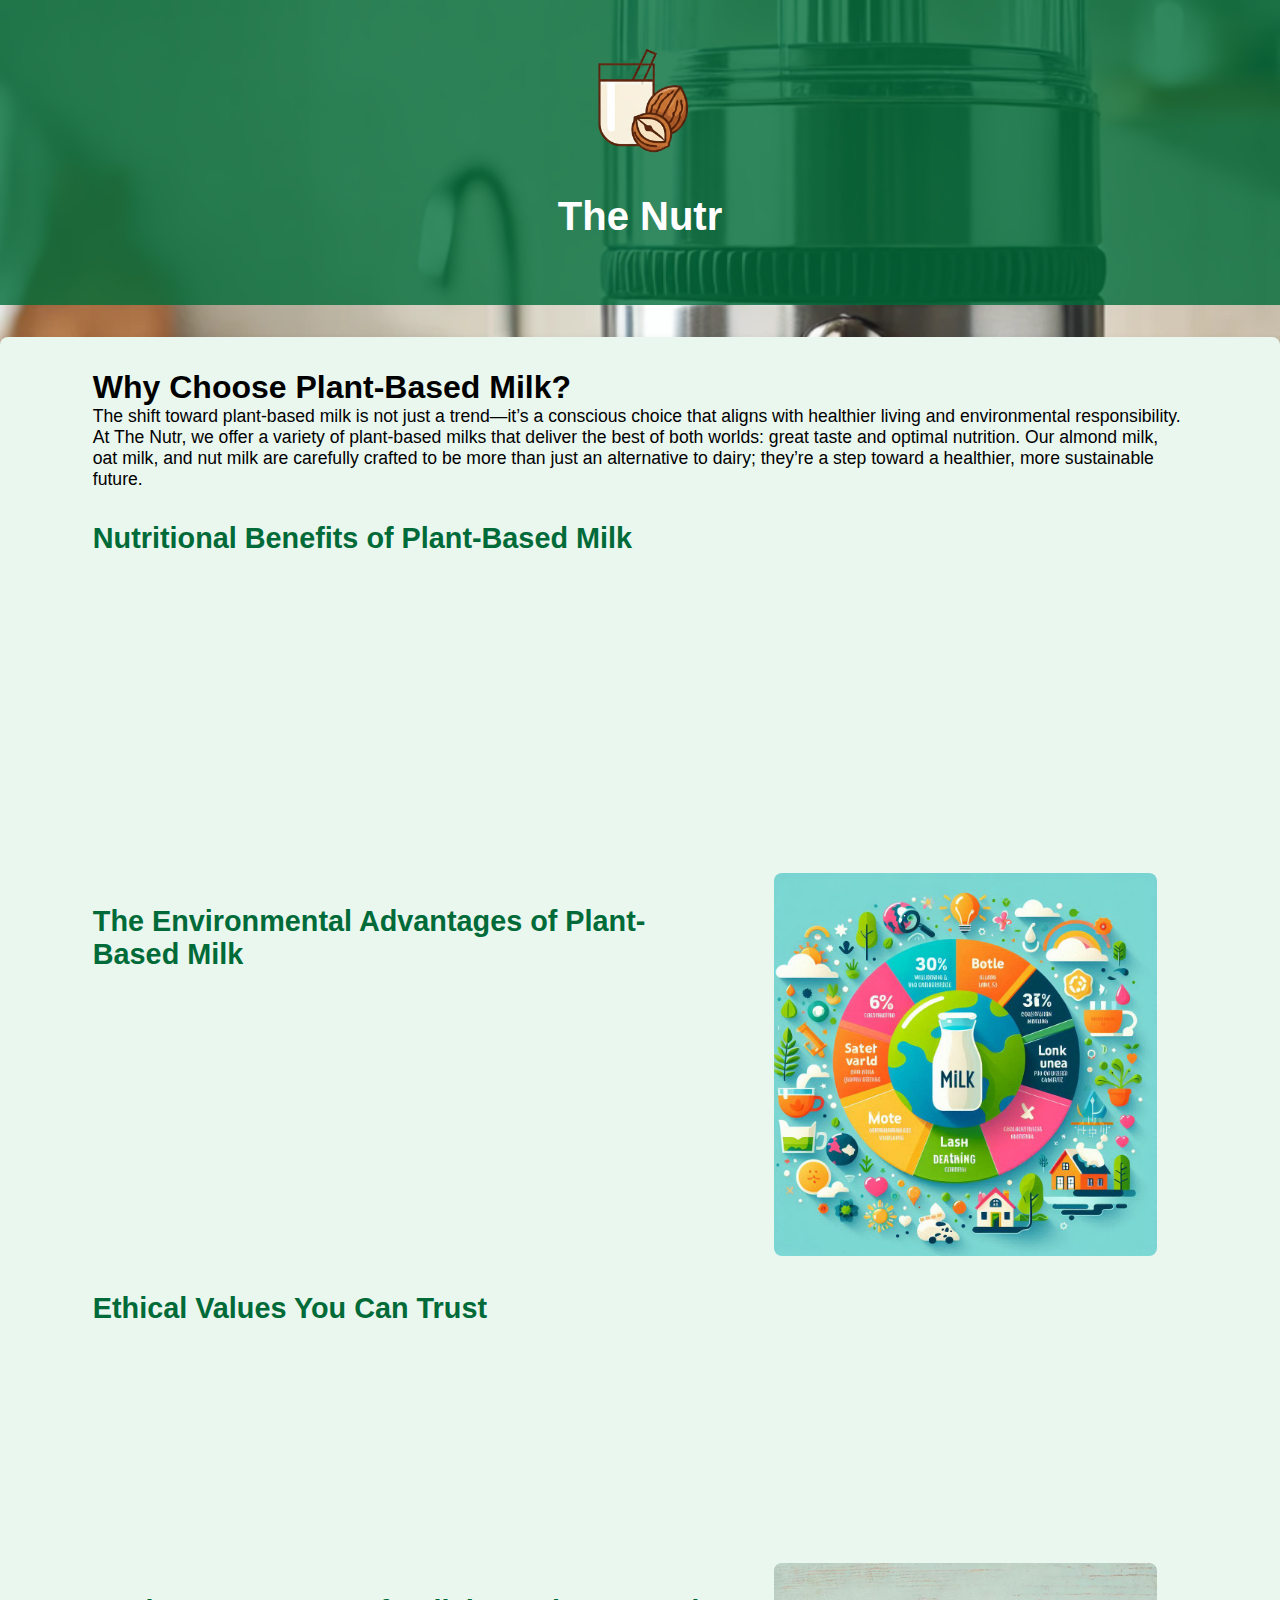
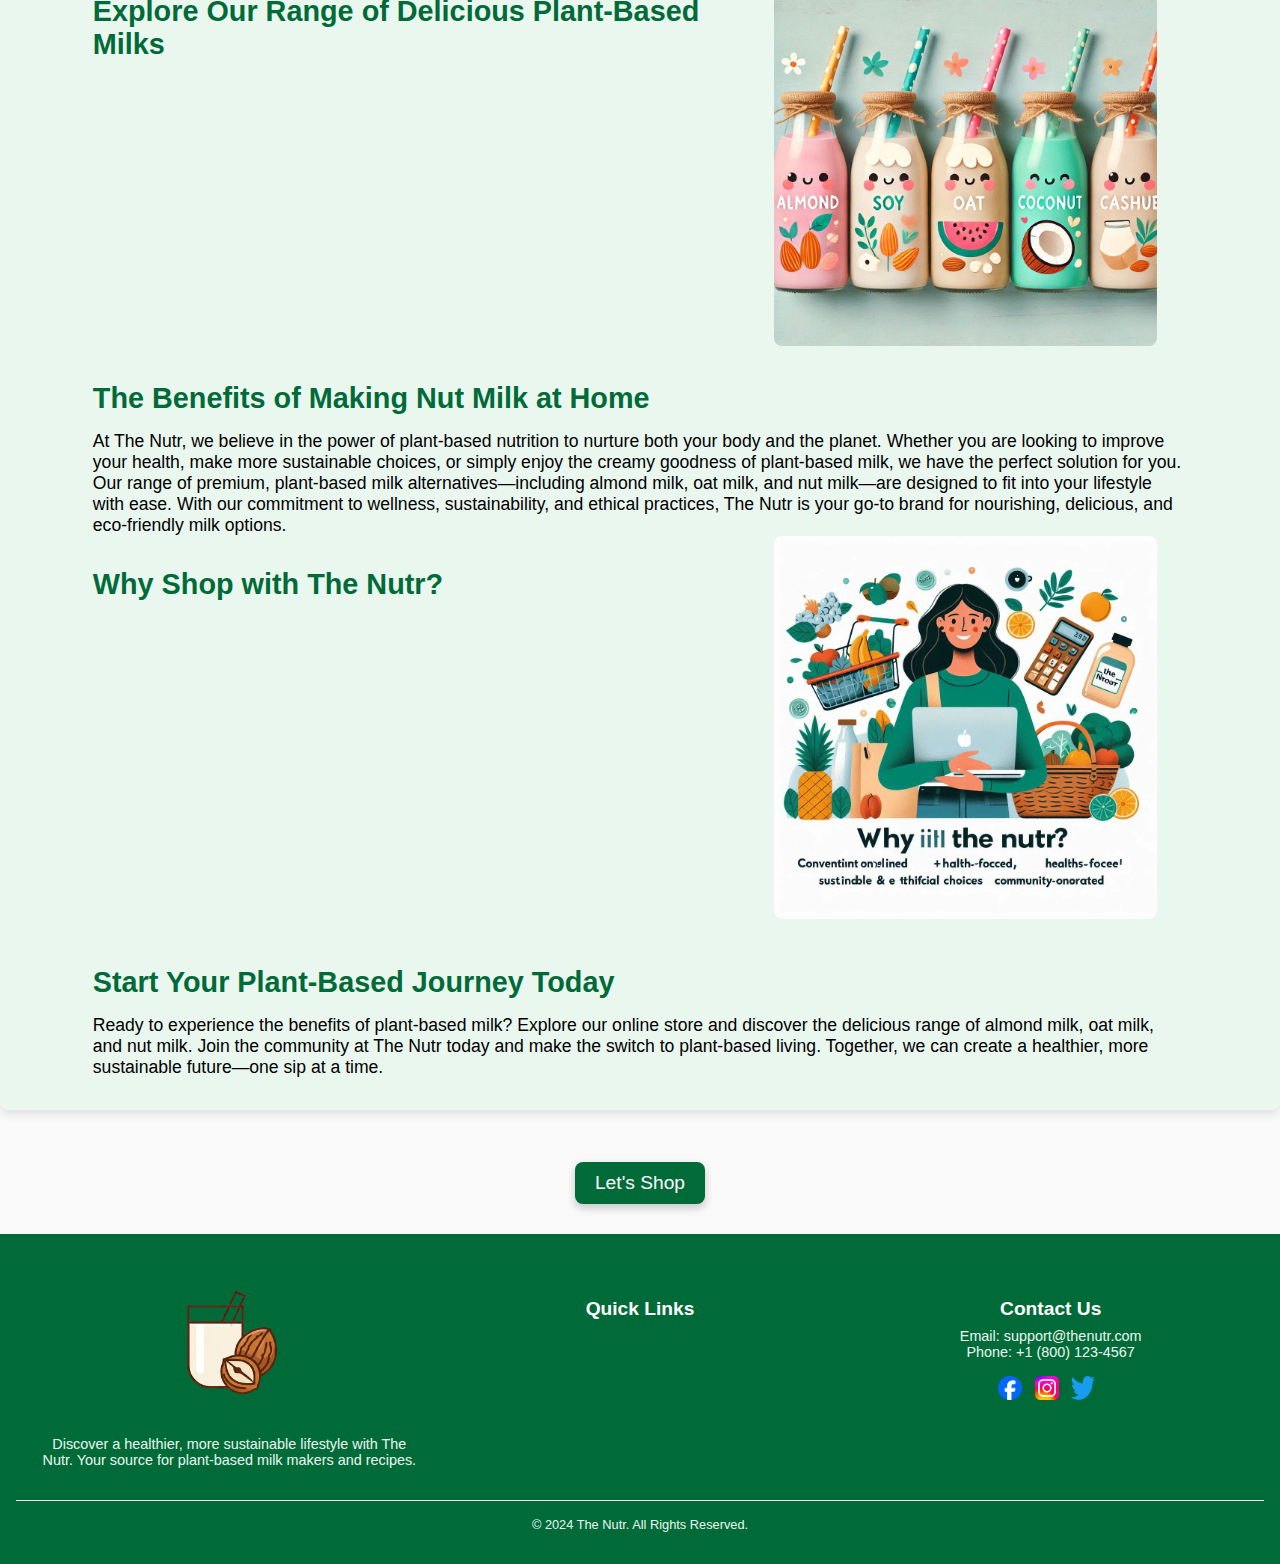
<file: index.html>
<!DOCTYPE html>
<html lang="en">

<head>
    <meta charset="UTF-8">
    <meta name="viewport" content="width=device-width, initial-scale=1.0">
    <meta name="description"
        content="Discover how easy it is to make fresh nut milk at home with The Nutr’s high-quality nut milk makers. Explore recipes, health tips, and more.">
    <meta name="keywords"
        content="nut milk, Nutr machine, almond milk, plant-based milk, homemade nut milk, eco-friendly milk maker">
    <meta name="author" content="The Nutr">
    <meta property="og:title" content="The Nutr – Your Source for Nut Milk Makers and Recipes">
    <meta property="og:description"
        content="Make fresh nut milk at home with The Nutr’s premium nut milk makers. Explore plant-based recipes, health benefits, and sustainable solutions.">
    <title>The Nutr – Your Source for Nut Milk Makers and Recipes</title>
    <link rel="stylesheet" href="./styles.css">
    <!-- Google tag (gtag.js) -->
<script async src="https://www.googletagmanager.com/gtag/js?id=G-L20WJDK3HK"></script>
<script>
  window.dataLayer = window.dataLayer || [];
  function gtag(){dataLayer.push(arguments);}
  gtag('js', new Date());

  gtag('config', 'G-L20WJDK3HK');
</script>
</head>

<body>
    <div class="background-image">
        <img src="./imgs/nutmilkmaker.png" alt="Nut milk maker machine image" class="background-img">
    </div>

    <header>
        <div class="container">
            <a href="./index.html">
                <img src="./imgs/logo.png" alt="The Nutr Logo" class="footer-logo">
            </a>
            <h1>The Nutr</h1>
            <nav>
                <ul class="nav-links">
                    <li><a href="./index.html">Home</a></li>
                    <li><a href="./products.html">Products</a></li>
                    <li><a href="./recipes.html">Recipes</a></li>
                    <li><a href="./specialdiet.html">Special Diets</a></li>
                    <li><a href="./ambassadorprogram.html">Ambassador Program</a></li>
                </ul>
            </nav>
        </div>
    </header>

    <main>
        <section id="home" class="highlight">
            <div class="container">
                <div class="row">
                        <h1>Why Choose Plant-Based Milk?</h1>
                        <p>The shift toward plant-based milk is not just a trend—it’s a conscious choice that aligns
                            with healthier living and environmental responsibility. At The Nutr, we offer a variety of
                            plant-based
                            milks that deliver the best of both worlds: great taste and optimal nutrition. Our almond
                            milk, oat
                            milk, and nut milk are carefully crafted to be more than just an alternative to dairy;
                            they’re a step
                            toward a healthier, more sustainable future.</p>
                </div>

                <h3>Nutritional Benefits of Plant-Based Milk</h3>
                <ul>
                    <li><strong>Dairy-Free & Lactose-Free:</strong> Plant-based milk is naturally dairy-free, making it
                        a fantastic option for individuals with lactose intolerance or dairy sensitivities.</li>
                    <li><strong>High in Protein:</strong> Our almond milk, oat milk, and nut milk are great sources of
                        plant-based protein, essential for muscle growth, tissue repair, and overall health.</li>
                    <li><strong>Vitamins & Minerals:</strong> Rich in vitamin E, calcium, and magnesium—essential for
                        healthy bones, immune support, and heart health.</li>
                    <li><strong>Low in Calories & Fat:</strong> Ideal for reducing calorie intake, with oat milk being
                        naturally sweet and creamy but lower in fat than dairy milk.</li>
                    <li><strong>No Artificial Additives:</strong> Free from artificial preservatives, colors, and
                        flavors, ensuring every sip is fresh and wholesome.</li>
                </ul>

                <div class="row reversed">
                    <div class="text">
                        <h3>The Environmental Advantages of Plant-Based Milk</h3>
                        <ul>
                            <li><strong>Lower Carbon Footprint:</strong> Plant-based milks like almond milk and oat milk
                                have a fraction of the carbon footprint of cow’s milk.</li>
                            <li><strong>Water Conservation:</strong> Oat milk uses significantly less water than dairy
                                milk, helping to conserve this vital resource.</li>
                            <li><strong>Sustainable Farming Practices:</strong> Our ingredients come from farms
                                practicing
                                responsible, eco-friendly techniques that protect soil health and promote biodiversity.
                            </li>
                        </ul>
                    </div>
                    <div class="image">
                        <img src="./imgs/EnvironmentalAdvantages.png"
                            alt="Environmental Advantages of Plant-Based Milk Image">
                    </div>
                </div>

                <h3>Ethical Values You Can Trust</h3>
                <ul>
                    <li><strong>Organic:</strong> Made from certified organic ingredients, free from harmful pesticides
                        and chemicals.</li>
                    <li><strong>Non-GMO:</strong> Our products are made from non-GMO ingredients, ensuring that you’re
                        not consuming genetically modified organisms.</li>
                    <li><strong>Gluten-Free:</strong> Our plant-based milks are 100% gluten-free, making them safe for
                        those with gluten sensitivities or celiac disease.</li>
                    <li><strong>Fair Trade & Ethical Sourcing:</strong> We work with suppliers who adhere to fair trade
                        practices, ensuring fair treatment and just compensation for their work.</li>
                </ul>

                <div class="row">
                    <div class="text">
                        <h3>Explore Our Range of Delicious Plant-Based Milks</h3>
                        <ul>
                            <li><strong>Almond Milk:</strong> Light, nutty, and creamy, packed with healthy fats, fiber,
                                and vitamin E.</li>
                            <li><strong>Oat Milk:</strong> Creamy and naturally sweet, a rich source of fiber and
                                plant-based protein.</li>
                            <li><strong>Nut Milk:</strong> A blend of premium nuts, delivering a unique taste, packed
                                with nutrients like protein and calcium.</li>
                        </ul>
                    </div>
                    <div class="image">
                        <img src="./imgs/DeliciousPlant-BasedMilks.png"
                            alt="Explore Our Range of Delicious Plant-Based Milks Image">
                    </div>
                </div>

                <h3>The Benefits of Making Nut Milk at Home</h3>
                <p>At The Nutr, we believe in the power of plant-based nutrition to nurture both your body and the
                    planet.
                    Whether you are looking to improve your health, make more sustainable choices, or simply enjoy the
                    creamy goodness of plant-based milk, we have the perfect solution for you. Our range of premium,
                    plant-based milk alternatives—including almond milk, oat milk, and nut milk—are designed to fit into
                    your lifestyle with ease. With our commitment to wellness, sustainability, and ethical practices,
                    The Nutr is your go-to brand for nourishing, delicious, and eco-friendly milk options.</p>

                <div class="row reversed">
                    <div class="text">
                        <h3>Why Shop with The Nutr?</h3>
                        <ul>
                            <li><strong>Convenient Online Shopping:</strong> Easily purchase plant-based milks from our
                                secure online store with fast, reliable shipping.</li>
                            <li><strong>Health-Focused:</strong> Our products align with your wellness goals, offering
                                plant-based and dairy-free alternatives.</li>
                            <li><strong>Sustainable & Ethical Choices:</strong> Each purchase supports responsible
                                farming, fair trade practices, and eco-friendly packaging.</li>
                            <li><strong>Community-Oriented:</strong> At The Nutr, we care about health, the planet, and
                                supporting a sustainable lifestyle.</li>
                        </ul>
                    </div>
                    <div class="image">
                        <img src="./imgs/WhyShopwithTheNutr.png"
                            alt="Why Shop with The Nutr? Benefits: convenient shopping, health-focused, sustainable, ethical, community-oriented Image">
                    </div>
                </div>

                <h3>Start Your Plant-Based Journey Today</h3>
                <p>Ready to experience the benefits of plant-based milk? Explore our online store and discover the
                    delicious range of almond milk, oat milk, and nut milk. Join the community at The Nutr today and
                    make the
                    switch to plant-based living. Together, we can create a healthier, more sustainable future—one sip
                    at a
                    time.
                </p>
            </div>
        </section>
        <div class="shop-button-container">
            <a href="./products.html" class="shop-button" title="Let's Shop">Let's Shop</a>
        </div>
    </main>

    <footer>
        <div class="footer-container">
            <div class="footer-section logo-description">
                <a href="./index.html">
                    <img src="./imgs/logo.png" alt="The Nutr Logo" class="footer-logo">
                </a>
                <p>Discover a healthier, more sustainable lifestyle with The Nutr. Your source for plant-based milk
                    makers and recipes.</p>
            </div>

            <div class="footer-section quick-links">
                <h3>Quick Links</h3>
                <ul>
                    <li><a href="./index.html">Home</a></li>
                    <li><a href="./products.html">Products</a></li>
                    <li><a href="./recipes.html">Recipes</a></li>
                    <li><a href="./specialdiet.html">Special Diets</a></li>
                    <li><a href="./ambassadorprogram.html">Ambassador Program</a></li>
                </ul>
            </div>

            <div class="footer-section contact-info">
                <h3>Contact Us</h3>
                <p>Email: <a href="mailto:support@thenutr.com">support@thenutr.com</a></p>
                <p>Phone: <a href="tel:+18001234567">+1 (800) 123-4567</a></p>
                <div class="social-media">
                    <a href="https://facebook.com/thenutr" target="_blank">
                        <img src="./imgs/facebook-icon.png" alt="Facebook Icon">
                    </a>
                    <a href="https://instagram.com/thenutr" target="_blank">
                        <img src="./imgs/instagram-icon.png" alt="Instagram Icon">
                    </a>
                    <a href="https://twitter.com/thenutr" target="_blank">
                        <img src="./imgs/twitter-icon.png" alt="Twitter Icon">
                    </a>
                </div>
            </div>
        </div>
        <div class="footer-bottom">
            <p>&copy; 2024 The Nutr. All Rights Reserved.</p>
        </div>
    </footer>
</body>

</html>
</file>
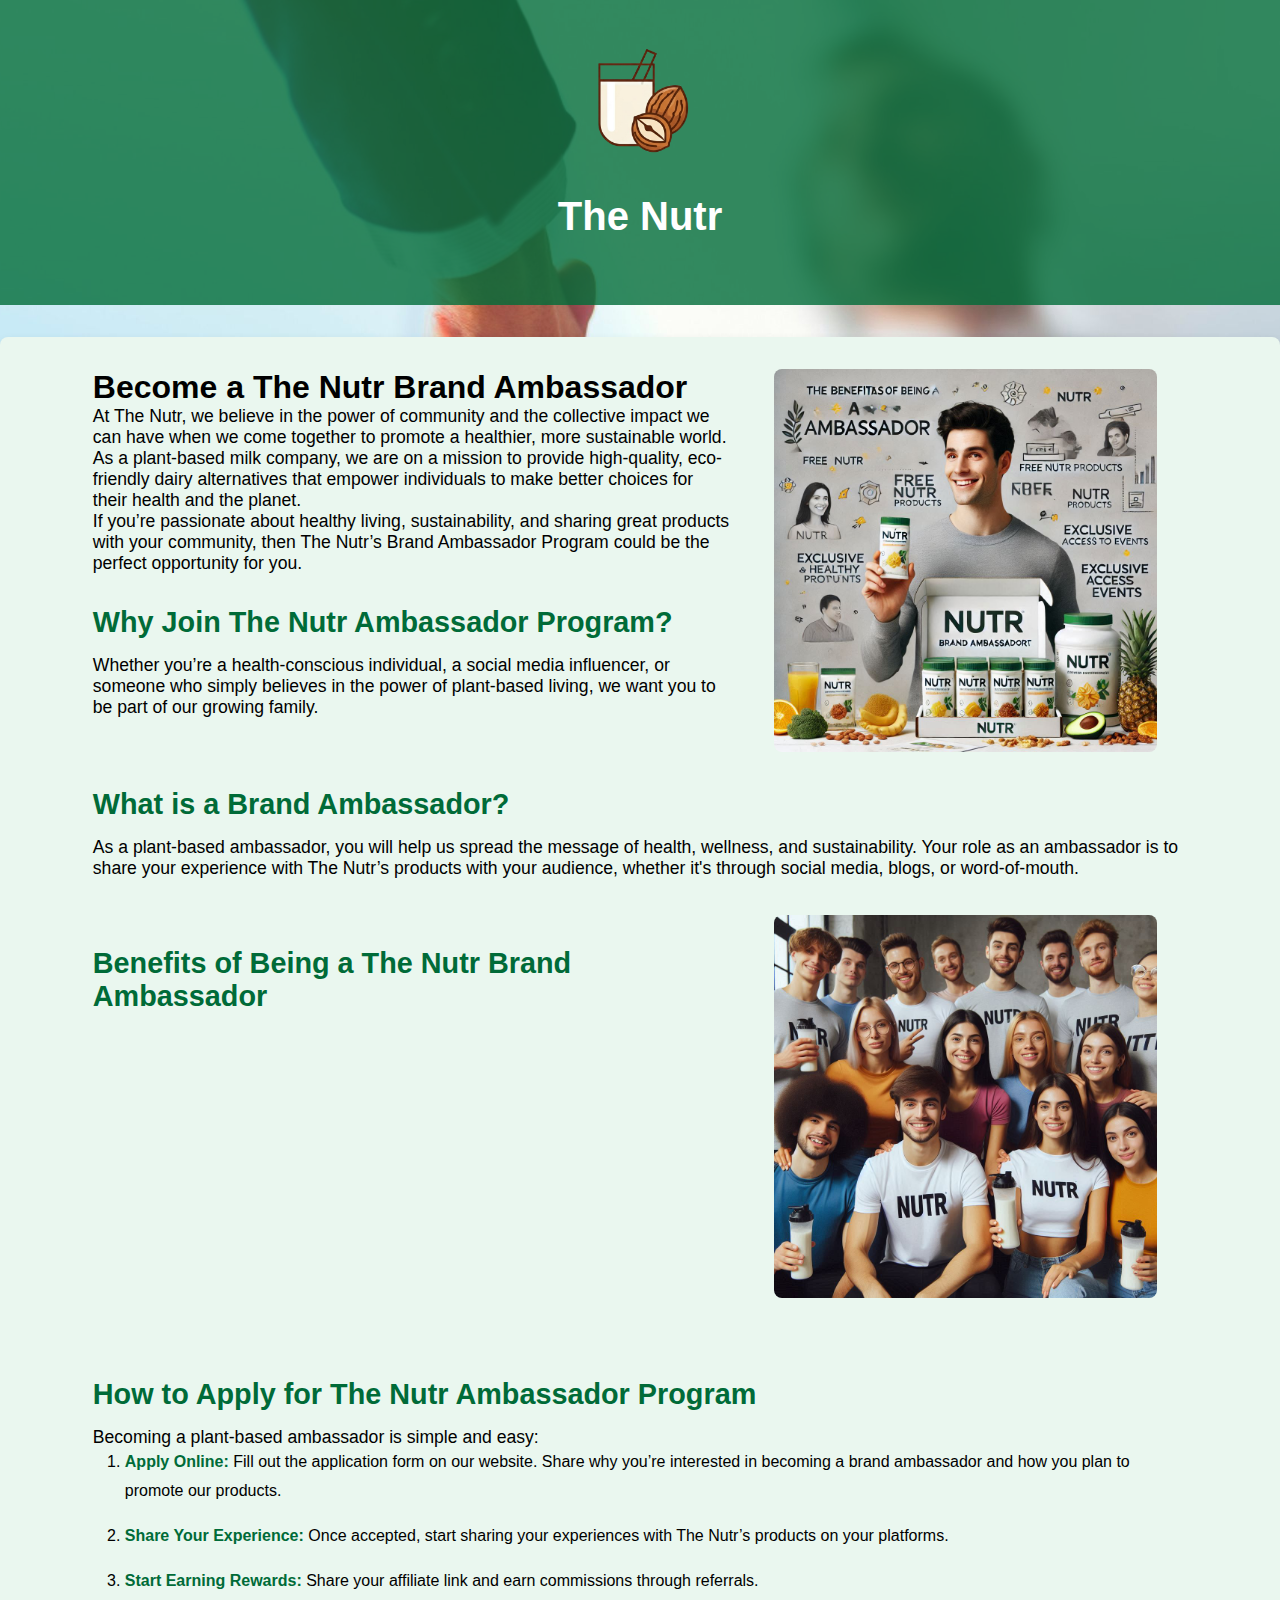
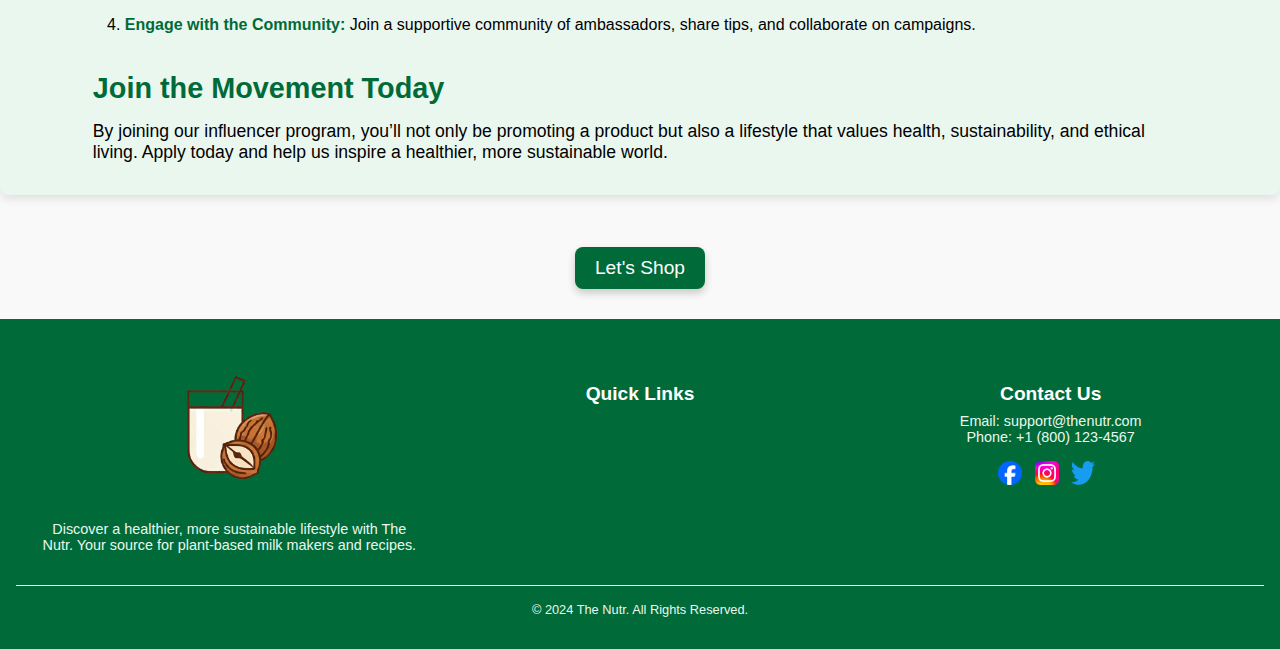
<file: ambassadorprogram.html>
<!DOCTYPE html>
<html lang="en">

<head>
    <meta charset="UTF-8">
    <meta name="viewport" content="width=device-width, initial-scale=1.0">
    <meta name="description"
        content="Explore The Nutr Ambassador Program. Learn how to become a brand ambassador and promote plant-based living while earning rewards.">
    <meta name="keywords" content="brand ambassador, plant-based ambassador, The Nutr program">
    <meta name="author" content="The Nutr">
    <meta property="og:title" content="Join The Nutr Ambassador Program – Promote Plant-Based Living">
    <meta property="og:description" content="Become a Nutr Brand Ambassador and inspire healthy, sustainable lifestyles. Earn rewards, exclusive discounts, and join a growing community.">
    <title>Join The Nutr Ambassador Program</title>
    <link rel="stylesheet" href="./styles.css">
    <!-- Google tag (gtag.js) -->
<script async src="https://www.googletagmanager.com/gtag/js?id=G-L20WJDK3HK"></script>
<script>
  window.dataLayer = window.dataLayer || [];
  function gtag(){dataLayer.push(arguments);}
  gtag('js', new Date());

  gtag('config', 'G-L20WJDK3HK');
</script>
</head>

<body>
    <div class="background-image">
        <img src="./imgs/ambassador.jpg" alt="Nut Milk Ambassadors" class="background-img">
    </div>

    <header>
        <div class="container">
            <a href="./index.html">
                <img src="./imgs/logo.png" alt="The Nutr Logo" class="footer-logo">
            </a>
            <h1>The Nutr</h1>
            <nav>
                <ul class="nav-links">
                    <li><a href="/index.html">Home</a></li>
                    <li><a href="./products.html">Products</a></li>
                    <li><a href="./recipes.html">Recipes</a></li>
                    <li><a href="./specialdiet.html">Special Diets</a></li>
                    <li><a href="./ambassadorprogram.html">Ambassador Program</a></li>
                </ul>
            </nav>
        </div>
    </header>

    <main>
        <section class="highlight">
            <div class="container">
                <div class="row">
                    <div class="text">
                        <h1>Become a The Nutr Brand Ambassador</h1>
                        <p>At The Nutr, we believe in the power of community and the collective impact we can have when
                            we come
                            together to promote a healthier, more sustainable world. As a plant-based milk company, we
                            are on a
                            mission to provide high-quality, eco-friendly dairy alternatives that empower individuals to
                            make
                            better choices for their health and the planet.</p>
                        <p>If you’re passionate about healthy living, sustainability, and sharing great products with
                            your
                            community, then The Nutr’s Brand Ambassador Program could be the perfect opportunity for
                            you.</p>
                        <h3>Why Join The Nutr Ambassador Program?</h3>
                        <p>Whether you’re a health-conscious individual, a social media influencer, or someone who
                            simply
                            believes in the power of plant-based living, we want you to be part of our growing family.
                        </p>

                    </div>
                    <div class="image">
                        <img src="./imgs/Benefits of Brand Ambassador.png"
                            alt="Become a The Nutr Brand Ambassador: Join us in promoting healthy living and sustainability with high-quality, eco-friendly dairy alternatives.">
                    </div>
                </div>

                <h3>What is a Brand Ambassador?</h3>
                <p>As a plant-based ambassador, you will help us spread the message of health, wellness, and
                    sustainability. Your role as an ambassador is to share your experience with The Nutr’s products with
                    your audience, whether it's through social media, blogs, or word-of-mouth.</p>
                <br><br>
                <div class="row">
                    <div class="text">
                        <h3>Benefits of Being a The Nutr Brand Ambassador</h3>
                        <ul>
                            <li><strong>Earn Affiliate Commissions:</strong> For every sale that is made through your
                                unique
                                referral link, you’ll earn a percentage of the sale price.</li>
                            <li><strong>Exclusive Discounts and Offers:</strong> Enjoy exclusive discounts on The Nutr
                                products
                                and share promotions with your followers.</li>
                            <li><strong>Free Products and Samples:</strong> Receive free products to sample and showcase
                                to your
                                audience.</li>
                            <li><strong>Recognition and Visibility:</strong> Gain recognition on our social media
                                channels and
                                website as a top-performing ambassador.</li>
                        </ul>
                    </div>
                    <div class="image">
                        <img src="./imgs/Brand Ambassador Program.png"
                            alt="Become a The Nutr Brand Ambassador: Join us in promoting healthy living and sustainability with high-quality, eco-friendly dairy alternatives.">
                    </div>
                </div>

                <h3>How to Apply for The Nutr Ambassador Program</h3>
                <p>Becoming a plant-based ambassador is simple and easy:</p>
                <ol>
                    <li><strong>Apply Online:</strong> Fill out the application form on our website. Share why you’re
                        interested in becoming a brand ambassador and how you plan to promote our products.</li>
                    <li><strong>Share Your Experience:</strong> Once accepted, start sharing your experiences with The
                        Nutr’s products on your platforms.</li>
                    <li><strong>Start Earning Rewards:</strong> Share your affiliate link and earn commissions through
                        referrals.</li>
                    <li><strong>Engage with the Community:</strong> Join a supportive community of ambassadors, share
                        tips, and collaborate on campaigns.</li>
                </ol>

                <h3>Join the Movement Today</h3>
                <p>By joining our influencer program, you’ll not only be promoting a product but also a lifestyle that
                    values health, sustainability, and ethical living. Apply today and help us inspire a healthier, more
                    sustainable world.</p>
            </div>
        </section>
        <div class="shop-button-container">
            <a href="./products.html" class="shop-button" title="Let's Shop">Let's Shop</a>
        </div>
    </main>

    <footer>
        <div class="footer-container">
            <div class="footer-section logo-description">
                <a href="./index.html">
                    <img src="./imgs/logo.png" alt="The Nutr Logo" class="footer-logo">
                </a>
                <p>Discover a healthier, more sustainable lifestyle with The Nutr. Your source for plant-based milk makers and recipes.</p>
            </div>
    
            <div class="footer-section quick-links">
                <h3>Quick Links</h3>
                <ul>
                    <li><a href="./index.html">Home</a></li>
                    <li><a href="./products.html">Products</a></li>
                    <li><a href="./recipes.html">Recipes</a></li>
                    <li><a href="./specialdiet.html">Special Diets</a></li>
                    <li><a href="./ambassadorprogram.html">Ambassador Program</a></li>
                </ul>
            </div>
    
            <div class="footer-section contact-info">
                <h3>Contact Us</h3>
                <p>Email: <a href="mailto:support@thenutr.com">support@thenutr.com</a></p>
                <p>Phone: <a href="tel:+18001234567">+1 (800) 123-4567</a></p>
                <div class="social-media">
                    <a href="https://facebook.com/thenutr" target="_blank">
                        <img src="./imgs/facebook-icon.png" alt="Facebook Icon">
                    </a>
                    <a href="https://instagram.com/thenutr" target="_blank">
                        <img src="./imgs/instagram-icon.png" alt="Instagram Icon">
                    </a>
                    <a href="https://twitter.com/thenutr" target="_blank">
                        <img src="./imgs/twitter-icon.png" alt="Twitter Icon">
                    </a>
                </div>
            </div>
        </div>
        <div class="footer-bottom">
            <p>&copy; 2024 The Nutr. All Rights Reserved.</p>
        </div>
    </footer>
</body>

</html>
</file>
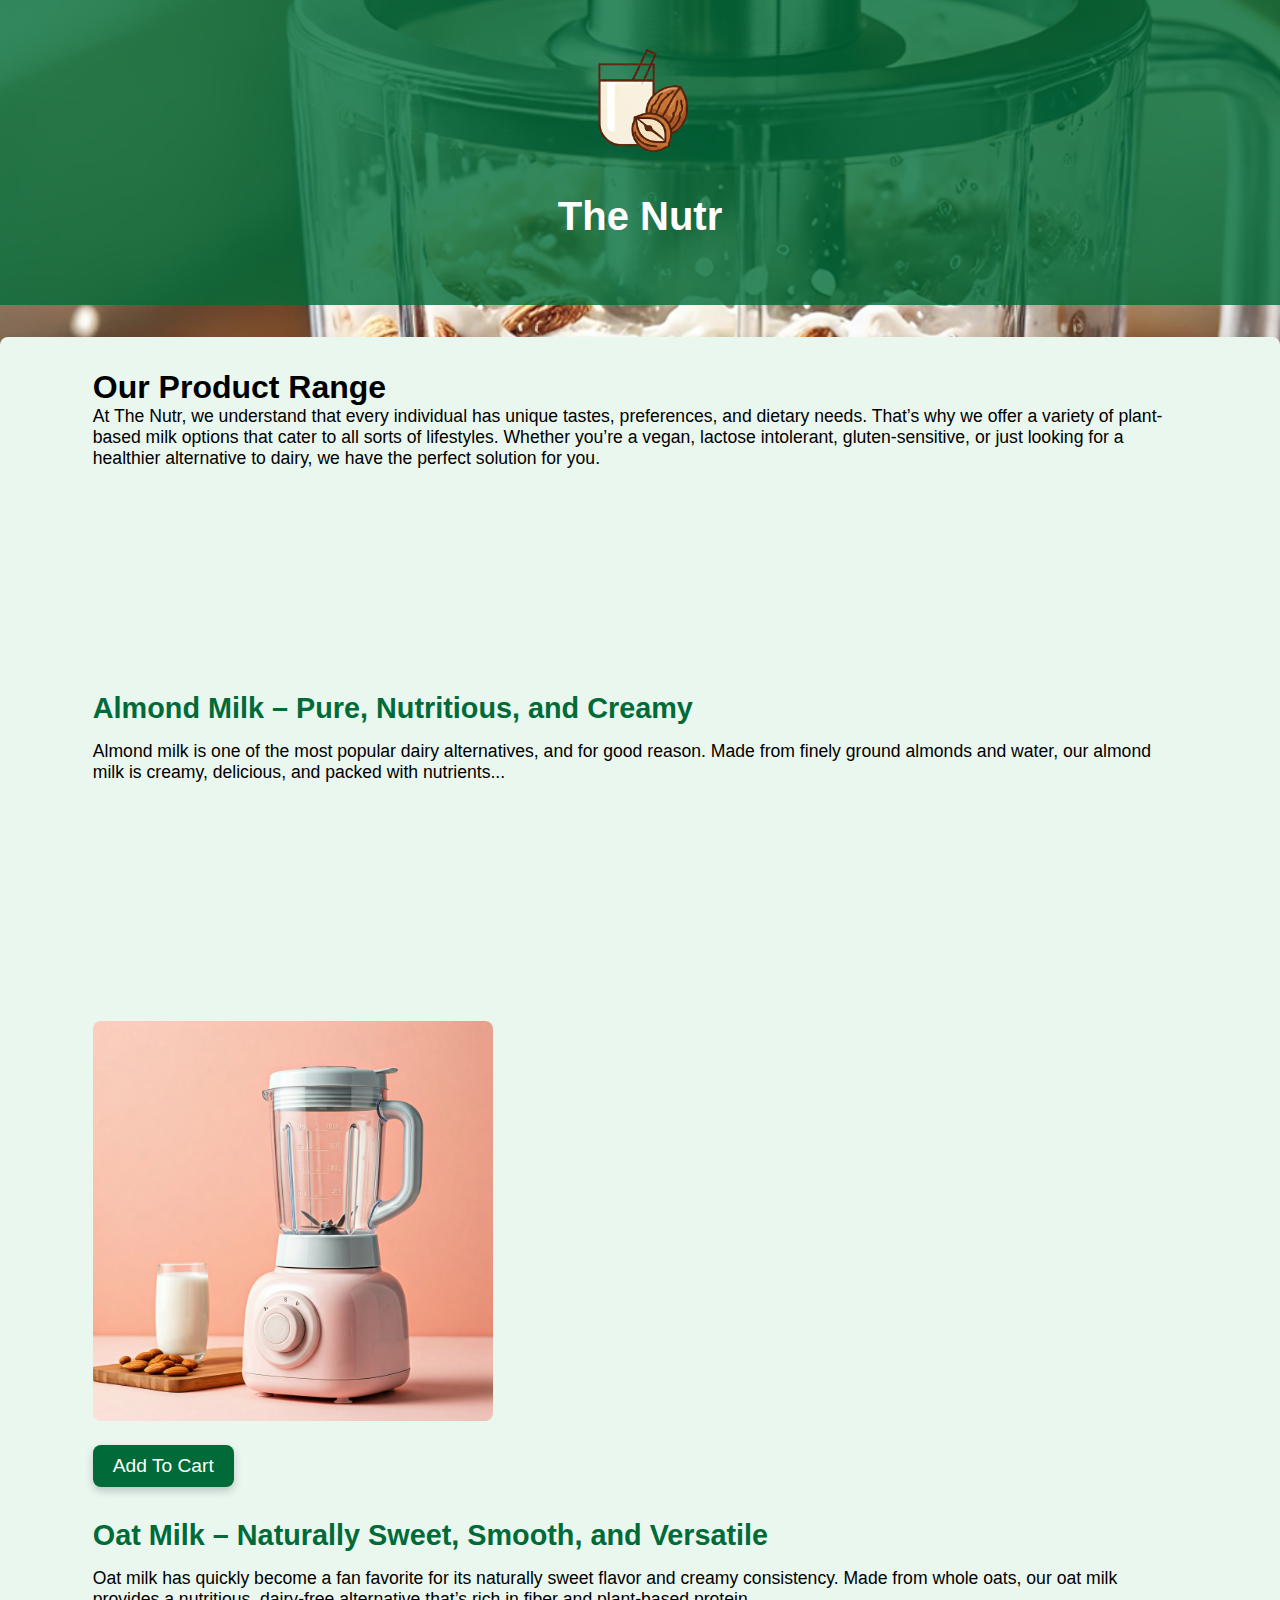
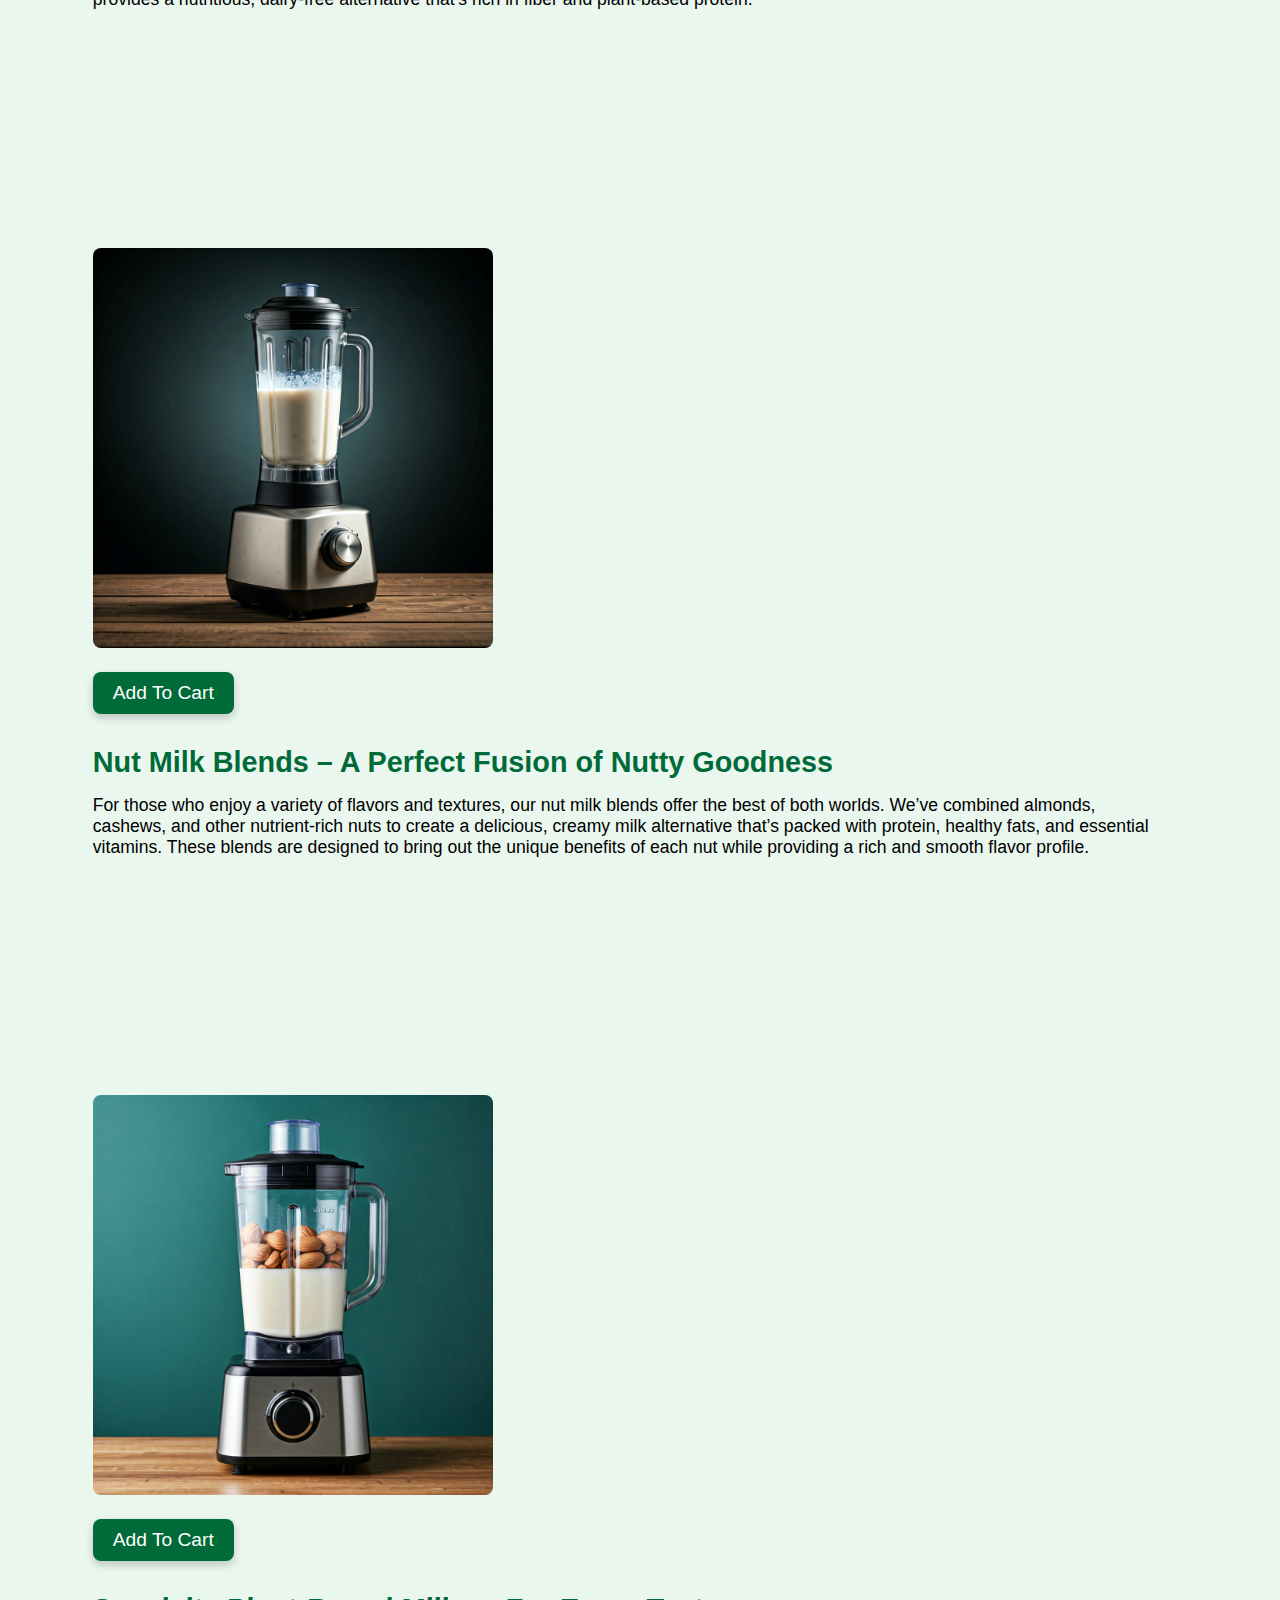
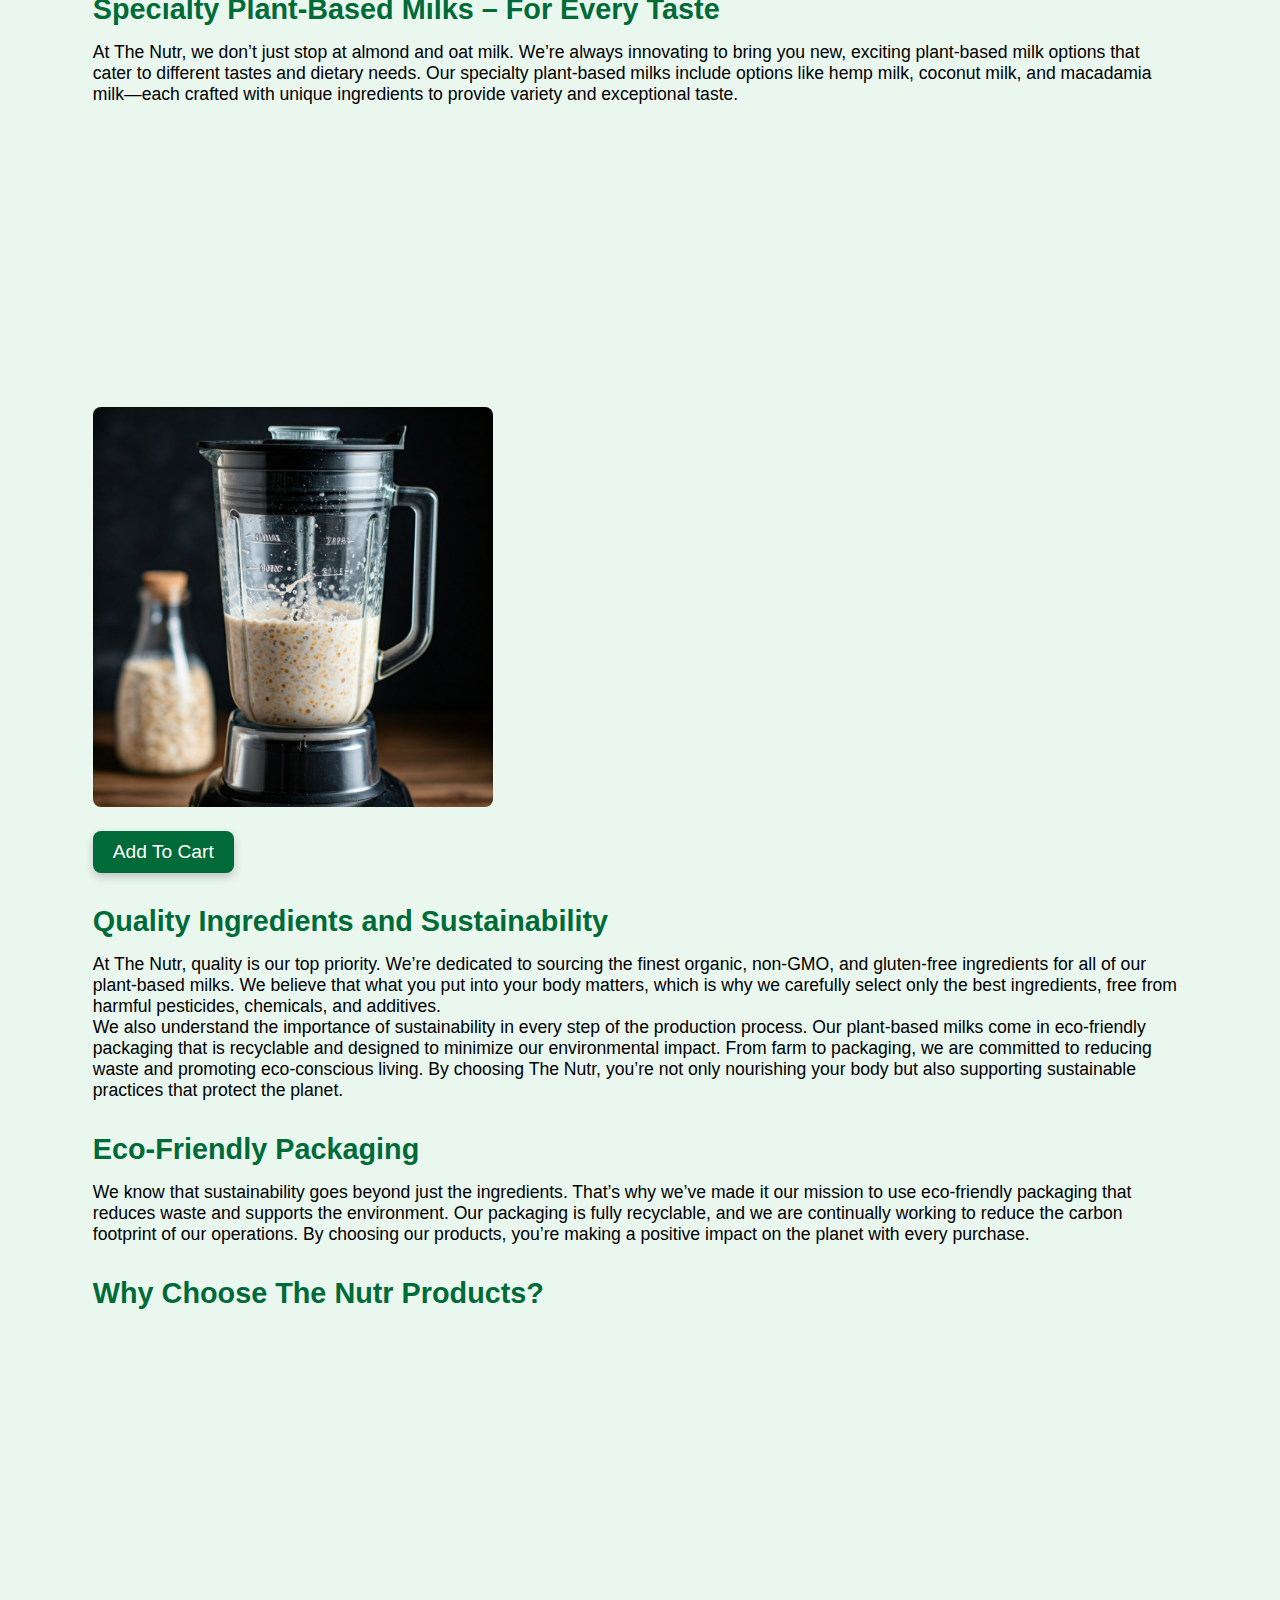
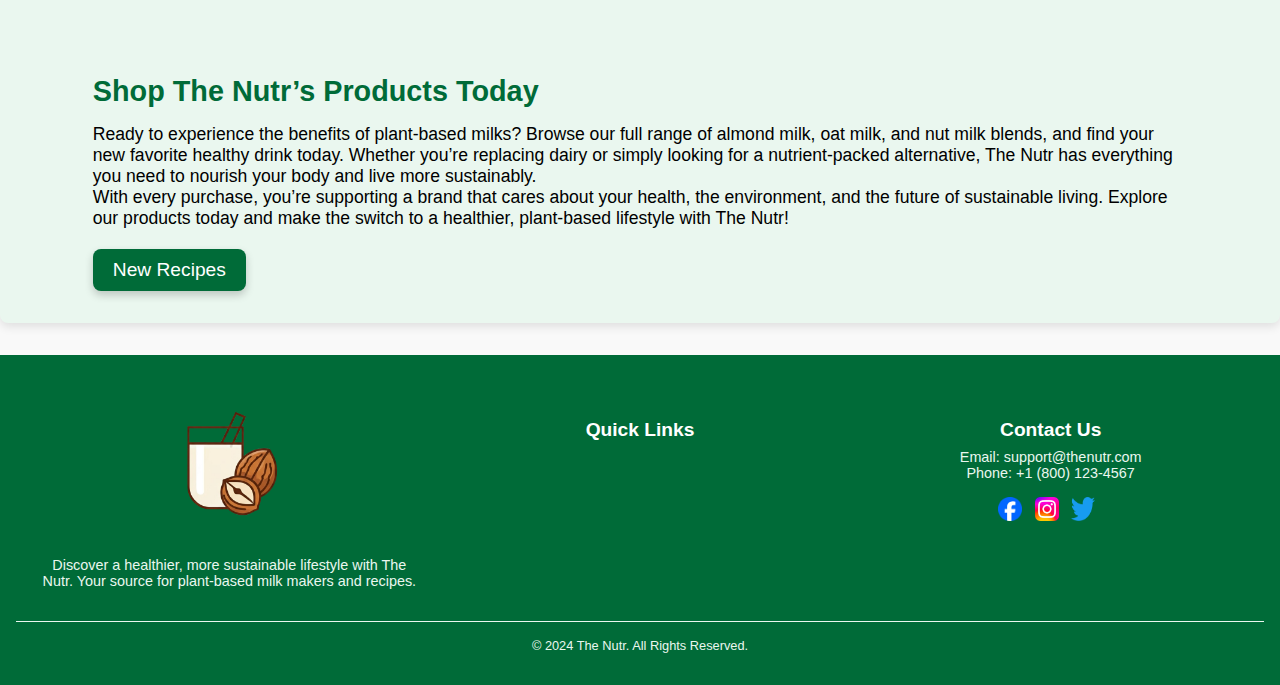
<file: products.html>
<!DOCTYPE html>
    <html lang="en">

    <head>
        <meta charset="UTF-8">
        <meta name="viewport" content="width=device-width, initial-scale=1.0">
        <meta name="description"
            content="Discover how easy it is to make fresh nut milk at home with The Nutr’s high-quality nut milk makers. Explore recipes, health tips, and more.">
        <meta name="keywords"
            content="nut milk, Nutr machine, almond milk, plant-based milk, homemade nut milk, eco-friendly milk maker">
        <meta name="author" content="The Nutr">
        <meta property="og:title" content="The Nutr – Your Source for Nut Milk Makers and Recipes">
        <meta property="og:description" content="Explore our range of plant-based milk options, from almond to oat and specialty blends. Learn more about health benefits, recipes, and sustainability.">
        <title>The Nutr – Your Source for Nut Milk Makers and Recipes</title>
        <link rel="stylesheet" href="./styles.css">
        <!-- Google tag (gtag.js) -->
<script async src="https://www.googletagmanager.com/gtag/js?id=G-L20WJDK3HK"></script>
<script>
  window.dataLayer = window.dataLayer || [];
  function gtag(){dataLayer.push(arguments);}
  gtag('js', new Date());

  gtag('config', 'G-L20WJDK3HK');
</script>
    </head>

    <body>
        <div class="background-image">
            <img src="./imgs/Nut milk maker machine.png" alt="“Nut milk maker machine with a glass of fresh almond milk”"
                class="background-img">
        </div>

        <header>
            <div class="container">
                <a href="./index.html">
                    <img src="./imgs/logo.png" alt="The Nutr Logo" class="footer-logo">
                </a>
                <h1>The Nutr</h1>
                <nav>
                    <ul class="nav-links">
                        <li><a href="./index.html">Home</a></li>
                        <li><a href="./products.html">Products</a></li>
                        <li><a href="./recipes.html">Recipes</a></li>
                        <li><a href="./specialdiet.html">Special Diets</a></li>
                        <li><a href="./ambassadorprogram.html">Ambassador Program</a></li>
                    </ul>
                </nav>
            </div>
        </header>

        <main>
            <section id="home" class="highlight">
                <div class="container">

                    <h1>Our Product Range</h1>
                    <p>At The Nutr, we understand that every individual has unique tastes, preferences, and dietary needs.
                        That’s why we offer a variety of plant-based milk options that cater to all sorts of lifestyles.
                        Whether you’re a vegan, lactose intolerant, gluten-sensitive, or just looking for a healthier
                        alternative to dairy, we have the perfect solution for you.</p>
                    <ul>
                        <li>Almond Milk Blends</li>
                        <li>Oat Milk Blends</li>
                        <li>Nut Milk Blends</li>
                        <li>Specialty Plant-Based Milk Blends</li>
                    </ul>

                    <h3>Almond Milk – Pure, Nutritious, and Creamy</h3>
                    <div class="text">
                        <p>Almond milk is one of the most popular dairy alternatives, and for good reason. Made from finely
                            ground almonds and water, our almond milk is creamy, delicious, and packed with nutrients...</p>
                        <ul>
                            <li><strong>Nutritional Benefits:</strong> Almond milk is rich in vitamin E, which is an
                                antioxidant
                                that supports skin health and the immune system. It’s also low in calories and fat, making
                                it a
                                fantastic choice for anyone looking to reduce their calorie intake. Our almond milk is
                                fortified
                                with calcium and other essential vitamins, ensuring you get the nutrients you need for bone
                                health, heart health, and overall wellness.</li>
                            <li><strong>Dietary Compatibility:</strong> Our almond milk is vegan, lactose-free, and
                                gluten-free,
                                making it suitable for a wide range of dietary preferences. Whether you’re following a
                                plant-based diet or simply avoiding dairy, almond milk is the perfect addition to your
                                smoothies, cereal, coffee, or just as a refreshing drink on its own.</li>
                        </ul>
                    </div>
                    <div class="image">
                        <img src="./imgs/almond.jpg" alt="Almond Milk Image">
                    </div>
                    <a href="./products.html" class="shop-button" title="Add To Cart">Add To Cart</a>

                    <h3>Oat Milk – Naturally Sweet, Smooth, and Versatile</h3>
                    <div class="text">
                        <p>Oat milk has quickly become a fan favorite for its naturally sweet flavor and creamy consistency.
                            Made from whole oats, our oat milk provides a nutritious, dairy-free alternative that’s rich in
                            fiber and plant-based protein.</p>
                        <ul>
                            <li><strong>Nutritional Benefits:</strong> Oat milk is an excellent source of beta-glucan, a
                                type of
                                soluble fiber that helps regulate cholesterol levels and supports heart health. It’s also
                                fortified with calcium, vitamin D, and other essential nutrients that support bone health
                                and
                                immune function. Our oat milk offers a smooth and satisfying texture, making it perfect for
                                lattes, smoothies, and baking.</li>
                            <li><strong>Dietary Compatibility:</strong> Our oat milk is 100% vegan, lactose-free, and
                                gluten-free, so it fits easily into various dietary lifestyles, from vegans to those with
                                gluten
                                sensitivities. With its naturally creamy texture and mild sweetness, oat milk is ideal for
                                coffee lovers and anyone looking for a plant-based beverage that’s rich in nutrients.</li>
                        </ul>
                    </div>
                    <div class="image">
                        <img src="./imgs/oat.jpg" alt="Oat Milk Image">
                    </div>
                    <a href="./products.html" class="shop-button" title="Add To Cart">Add To Cart</a>

                    <h3>Nut Milk Blends – A Perfect Fusion of Nutty Goodness</h3>
                    <div class="text">
                        <p>For those who enjoy a variety of flavors and textures, our nut milk blends offer the best of both
                            worlds. We’ve combined almonds, cashews, and other nutrient-rich nuts to create a delicious,
                            creamy
                            milk alternative that’s packed with protein, healthy fats, and essential vitamins. These blends
                            are
                            designed to bring out the unique benefits of each nut while providing a rich and smooth flavor
                            profile.</p>
                        <ul>
                            <li><strong>Nutritional Benefits:</strong> Nut milk blends are high in plant-based protein and
                                healthy fats, such as those found in almonds and cashews, which support heart health, brain
                                function, and skin health. They’re also naturally rich in antioxidants, like vitamin E, and
                                fortified with calcium and other essential nutrients. These blends offer a diverse range of
                                health benefits, making them a great choice for anyone looking to fuel their body with
                                nutrient-dense beverages.</li>
                            <li><strong>Dietary Compatibility:</strong> Like all our products, our nut milk blends are
                                vegan,
                                lactose-free, and gluten-free. They are a perfect choice for anyone following a plant-based
                                diet
                                or anyone who needs a dairy-free alternative to support their nutritional needs.</li>
                        </ul>
                    </div>
                    <div class="image">
                        <img src="./imgs/nut.jpg" alt="Nut Milk Image">
                    </div>
                    <a href="./products.html" class="shop-button" title="Add To Cart">Add To Cart</a>

                    <h3>Specialty Plant-Based Milks – For Every Taste</h3>
                    <div class="text">
                        <p>At The Nutr, we don’t just stop at almond and oat milk. We’re always innovating to bring you new,
                            exciting plant-based milk options that cater to different tastes and dietary needs. Our
                            specialty
                            plant-based milks include options like hemp milk, coconut milk, and macadamia milk—each crafted
                            with
                            unique ingredients to provide variety and exceptional taste.</p>
                        <ul>
                            <li><strong>Nutritional Benefits:</strong> Specialty milks like hemp milk and coconut milk offer
                                their own set of benefits. Hemp milk is a great source of omega-3 fatty acids, which support
                                brain and heart health. Coconut milk, on the other hand, is rich in medium-chain
                                triglycerides
                                (MCTs), which may help boost metabolism and promote healthy energy levels. Each specialty
                                milk
                                is packed with the nutrients your body needs while offering a distinctive flavor that makes
                                every sip enjoyable.</li>
                            <li><strong>Dietary Compatibility:</strong> As with all of our plant-based milks, these
                                specialty
                                options are vegan, lactose-free, and gluten-free, ensuring that they can fit seamlessly into
                                any
                                dietary lifestyle. Whether you’re using coconut milk in your curries, hemp milk in your
                                smoothies, or simply enjoying macadamia milk in your coffee, these plant-based options add
                                diversity to your diet without compromising on health or taste.</li>
                        </ul>
                    </div>
                    <div class="image">
                        <img src="./imgs/special.jpg" alt="Special Plant-Based Milk Image">
                    </div>
                    <a href="./products.html" class="shop-button" title="Add To Cart">Add To Cart</a>

                    <h3>Quality Ingredients and Sustainability</h3>
                    <p>At The Nutr, quality is our top priority. We’re dedicated to sourcing the finest organic, non-GMO,
                        and gluten-free ingredients for all of our plant-based milks. We believe that what you put into your
                        body matters, which is why we carefully select only the best ingredients, free from harmful
                        pesticides, chemicals, and additives.</p>
                    <p>We also understand the importance of sustainability in every step of the production process. Our
                        plant-based milks come in eco-friendly packaging that is recyclable and designed to minimize our
                        environmental impact. From farm to packaging, we are committed to reducing waste and promoting
                        eco-conscious living. By choosing The Nutr, you’re not only nourishing your body but also supporting
                        sustainable practices that protect the planet.</p>

                    <h3>Eco-Friendly Packaging</h3>
                    <p>We know that sustainability goes beyond just the ingredients. That’s why we’ve made it our mission to
                        use eco-friendly packaging that reduces waste and supports the environment. Our packaging is fully
                        recyclable, and we are continually working to reduce the carbon footprint of our operations. By
                        choosing our products, you’re making a positive impact on the planet with every purchase.</p>

                    <h3>Why Choose The Nutr Products?</h3>
                    <ul>
                        <li>Wide Variety: From almond milk and oat milk to specialty nut milk blends, The Nutr offers a
                            diverse selection of plant-based beverages for every preference and dietary need.</li>
                        <li>Health Benefits: Our products are rich in plant-based protein, healthy fats, vitamins, and
                            minerals, making them the perfect choice for anyone looking to enhance their nutrition while
                            avoiding dairy and processed ingredients.</li>
                        <li>Dietary Compatibility: All of our plant-based milks are vegan, lactose-free, and gluten-free,
                            making them suitable for a wide variety of dietary lifestyles.</li>
                        <li>Quality Ingredients: We use organic, non-GMO, and gluten-free ingredients to create the purest,
                            most nutritious beverages possible.</li>
                        <li>Eco-Conscious: Our packaging is designed to be sustainable and recyclable, helping reduce waste
                            and promote a healthier planet.</li>
                    </ul>

                    <h3>Shop The Nutr’s Products Today</h3>
                    <p>Ready to experience the benefits of plant-based milks? Browse our full range of almond milk, oat
                        milk, and nut milk blends, and find your new favorite healthy drink today. Whether you’re replacing
                        dairy or simply looking for a nutrient-packed alternative, The Nutr has everything you need to
                        nourish your body and live more sustainably.</p>
                    <p>With every purchase, you’re supporting a brand that cares about your health, the environment, and the
                        future of sustainable living. Explore our products today and make the switch to a healthier,
                        plant-based lifestyle with The Nutr!
                    </p>
                    <a href="./recipes.html" class="shop-button" title="New Recipes">New Recipes</a>
                </div>
            </section>
        </main>

        <footer>
            <div class="footer-container">
                <div class="footer-section logo-description">
                    <a href="./index.html">
                        <img src="./imgs/logo.png" alt="The Nutr Logo" class="footer-logo">
                    </a>
                    <p>Discover a healthier, more sustainable lifestyle with The Nutr. Your source for plant-based milk makers and recipes.</p>
                </div>
        
                <div class="footer-section quick-links">
                    <h3>Quick Links</h3>
                    <ul>
                        <li><a href="./index.html">Home</a></li>
                        <li><a href="./products.html">Products</a></li>
                        <li><a href="./recipes.html">Recipes</a></li>
                        <li><a href="./specialdiet.html">Special Diets</a></li>
                        <li><a href="./ambassadorprogram.html">Ambassador Program</a></li>
                    </ul>
                </div>
        
                <div class="footer-section contact-info">
                    <h3>Contact Us</h3>
                    <p>Email: <a href="mailto:support@thenutr.com">support@thenutr.com</a></p>
                    <p>Phone: <a href="tel:+18001234567">+1 (800) 123-4567</a></p>
                    <div class="social-media">
                        <a href="https://facebook.com/thenutr" target="_blank">
                            <img src="./imgs/facebook-icon.png" alt="Facebook Icon">
                        </a>
                        <a href="https://instagram.com/thenutr" target="_blank">
                            <img src="./imgs/instagram-icon.png" alt="Instagram Icon">
                        </a>
                        <a href="https://twitter.com/thenutr" target="_blank">
                            <img src="./imgs/twitter-icon.png" alt="Twitter Icon">
                        </a>
                    </div>
                </div>
            </div>
            <div class="footer-bottom">
                <p>&copy; 2024 The Nutr. All Rights Reserved.</p>
            </div>
        </footer>
    </body>

    </html>
</file>
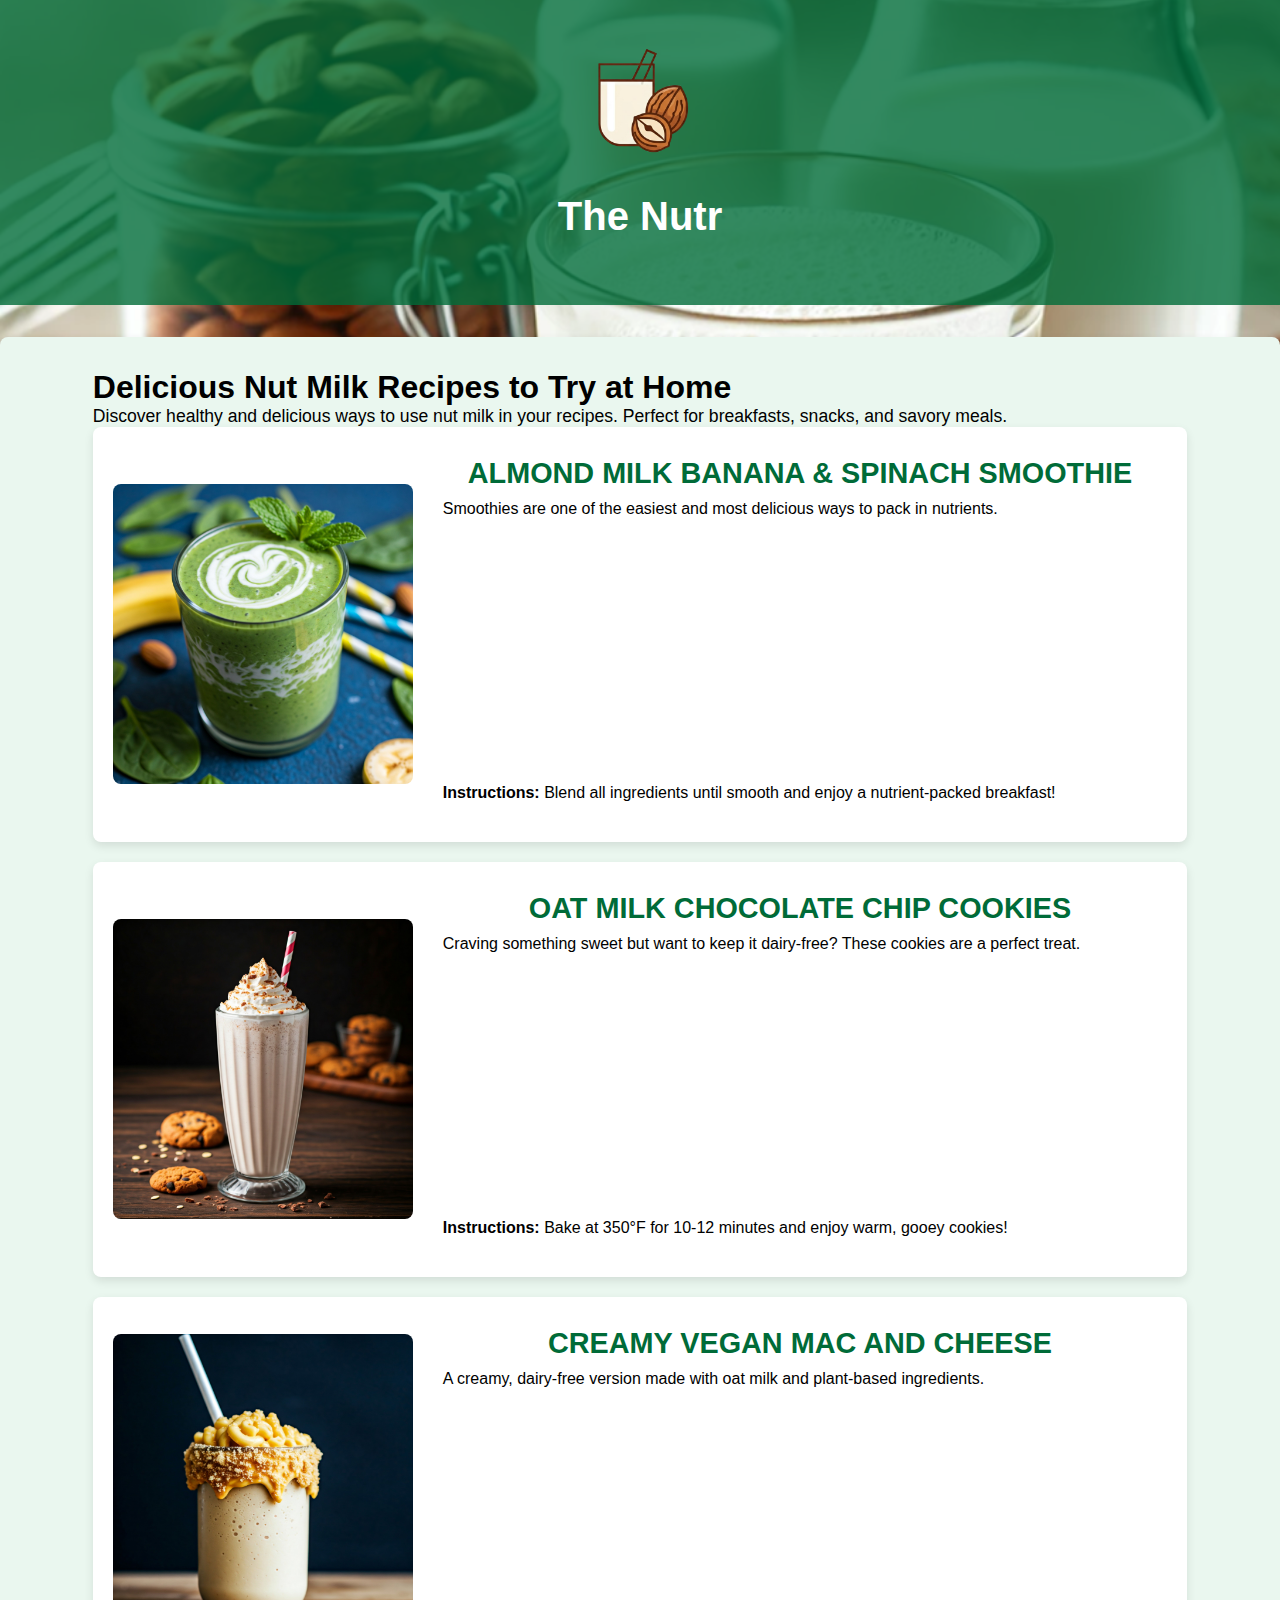
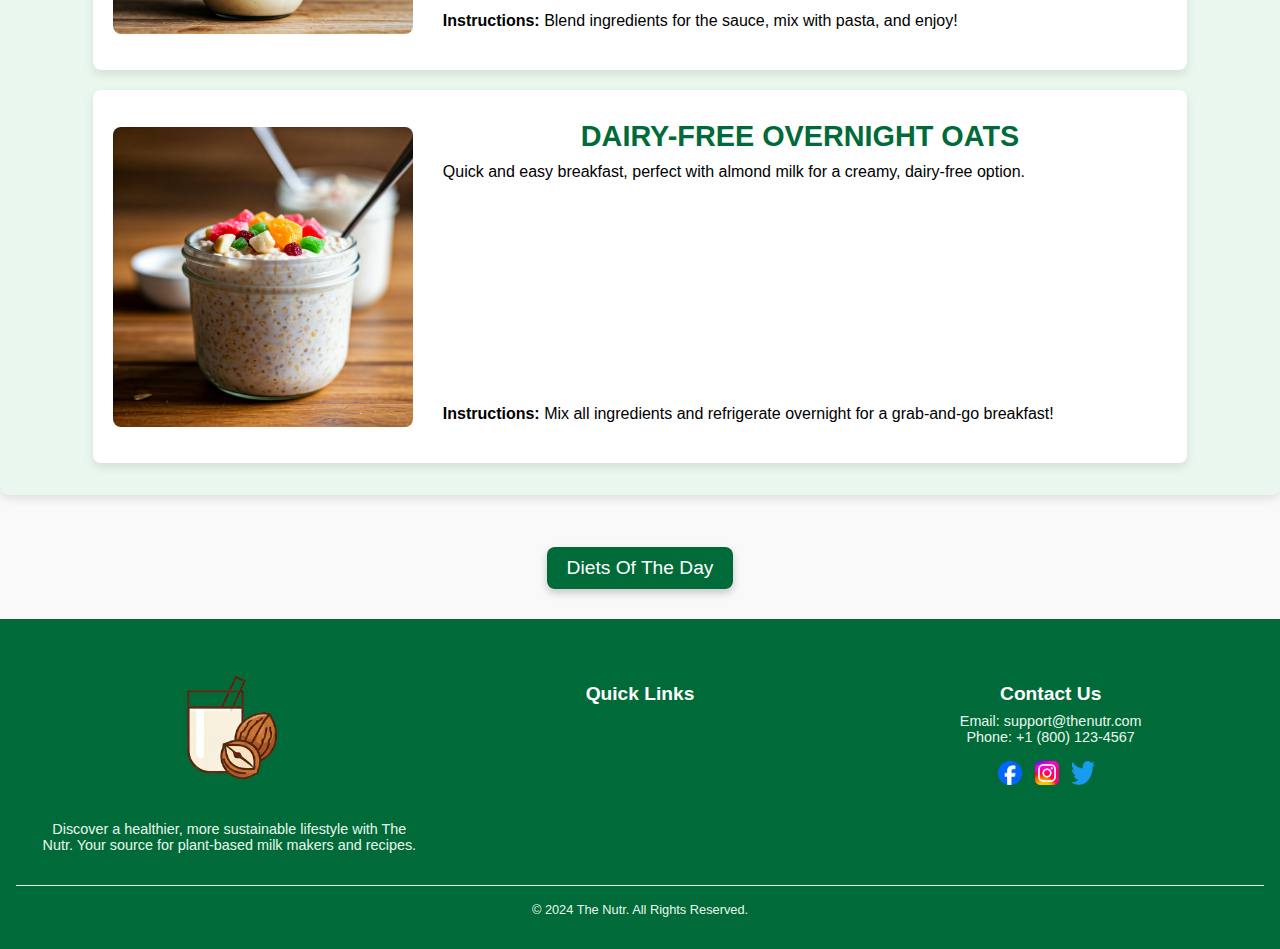
<file: recipes.html>
<!DOCTYPE html>
<html lang="en">

<head>
    <meta charset="UTF-8">
    <meta name="viewport" content="width=device-width, initial-scale=1.0">
    <meta name="description"
        content="Discover easy, healthy recipes using nut milk. From smoothies to baked goods, enjoy plant-based options for every meal.">
    <meta name="keywords"
        content="nut milk recipes, plant-based recipes, almond milk recipes, oat milk recipes, vegan cooking">
    <meta name="author" content="The Nutr">
    <meta property="og:title" content="Nut Milk Recipes | The Nutr">
    <meta property="og:description" content="Discover plant-based recipes using nut milk. From smoothies to baked goods, find delicious options for every meal.">
    <title>Nut Milk Recipes | The Nutr</title>
    <link rel="stylesheet" href="./styles.css">
    <!-- Google tag (gtag.js) -->
<script async src="https://www.googletagmanager.com/gtag/js?id=G-L20WJDK3HK"></script>
<script>
  window.dataLayer = window.dataLayer || [];
  function gtag(){dataLayer.push(arguments);}
  gtag('js', new Date());

  gtag('config', 'G-L20WJDK3HK');
</script>
</head>

<body>
    <div class="background-image">
        <img src="./imgs/recipes.png" alt="Ingredients for homemade almond milk with a glass of fresh milk"
            class="background-img">
    </div>

    <header>
        <div class="container">
            <a href="./index.html">
                <img src="./imgs/logo.png" alt="The Nutr Logo" class="footer-logo">
            </a>
            <h1>The Nutr</h1>
            <nav>
                <ul class="nav-links">
                    <li><a href="/index.html">Home</a></li>
                    <li><a href="./products.html">Products</a></li>
                    <li><a href="./recipes.html">Recipes</a></li>
                    <li><a href="./specialdiet.html">Special Diets</a></li>
                    <li><a href="./ambassadorprogram.html">Ambassador Program</a></li>
                </ul>
            </nav>
        </div>
    </header>

    <main>
        <section id="recipes" class="highlight">
            <div class="container">
                <h1>Delicious Nut Milk Recipes to Try at Home</h1>
                <p>Discover healthy and delicious ways to use nut milk in your recipes. Perfect for breakfasts, snacks,
                    and savory meals.</p>

                <div class="card-container">
                    <div class="card">
                        <img src="./imgs/smoothie.jpg" alt="Almond Milk Smoothie" class="card-img">
                        <div class="card-content">
                            <h2>Almond Milk Banana & Spinach Smoothie</h2>
                            <p>Smoothies are one of the easiest and most delicious ways to pack in nutrients.</p>
                            <ul>
                                <li>1 ripe banana</li>
                                <li>1 cup fresh spinach</li>
                                <li>1/2 cup almond milk</li>
                                <li>1/4 cup water</li>
                                <li>1 tablespoon almond butter</li>
                                <li>1 teaspoon chia seeds</li>
                            </ul>
                            <p><strong>Instructions:</strong> Blend all ingredients until smooth and enjoy a
                                nutrient-packed breakfast!</p>
                        </div>
                    </div>

                    <div class="card">
                        <img src="./imgs/shake.jpg" alt="Oat Milk Cookies" class="card-img">
                        <div class="card-content">
                            <h2>Oat Milk Chocolate Chip Cookies</h2>
                            <p>Craving something sweet but want to keep it dairy-free? These cookies are a perfect
                                treat.</p>
                            <ul>
                                <li>1/2 cup coconut oil</li>
                                <li>1/2 cup brown sugar</li>
                                <li>1/4 cup maple syrup</li>
                                <li>1/2 cup oat milk</li>
                                <li>1 tsp vanilla extract</li>
                                <li>1/2 cup chocolate chips</li>
                            </ul>
                            <p><strong>Instructions:</strong> Bake at 350°F for 10-12 minutes and enjoy warm, gooey
                                cookies!</p>
                        </div>
                    </div>

                    <div class="card">
                        <img src="./imgs/cheeseshake.jpg" alt="Vegan Mac and Cheese" class="card-img">
                        <div class="card-content">
                            <h2>Creamy Vegan Mac and Cheese</h2>
                            <p>A creamy, dairy-free version made with oat milk and plant-based ingredients.</p>
                            <ul>
                                <li>1 cup uncooked macaroni</li>
                                <li>1/2 cup oat milk</li>
                                <li>1/4 cup cashews</li>
                                <li>1/2 cup nutritional yeast</li>
                                <li>2 tbsp lemon juice</li>
                            </ul>
                            <p><strong>Instructions:</strong> Blend ingredients for the sauce, mix with pasta, and
                                enjoy!</p>
                        </div>
                    </div>

                    <div class="card">
                        <img src="./imgs/cherryshake.jpg" alt="Overnight Oats" class="card-img">
                        <div class="card-content">
                            <h2>Dairy-Free Overnight Oats</h2>
                            <p>Quick and easy breakfast, perfect with almond milk for a creamy, dairy-free option.</p>
                            <ul>
                                <li>1/2 cup rolled oats</li>
                                <li>1/2 cup almond milk</li>
                                <li>1 tbsp chia seeds</li>
                                <li>1 tsp maple syrup</li>
                                <li>1/2 tsp cinnamon</li>
                            </ul>
                            <p><strong>Instructions:</strong> Mix all ingredients and refrigerate overnight for a
                                grab-and-go breakfast!</p>
                        </div>
                    </div>
                </div>
            </div>
        </section>
        <div class="shop-button-container">
            <a href="./specialdiet.html" class="shop-button" title="Special Diets">Diets Of The Day</a>
        </div>
    </main>

    <footer>
        <div class="footer-container">
            <div class="footer-section logo-description">
                <a href="./index.html">
                    <img src="./imgs/logo.png" alt="The Nutr Logo" class="footer-logo">
                </a>
                <p>Discover a healthier, more sustainable lifestyle with The Nutr. Your source for plant-based milk makers and recipes.</p>
            </div>
    
            <div class="footer-section quick-links">
                <h3>Quick Links</h3>
                <ul>
                    <li><a href="./index.html">Home</a></li>
                    <li><a href="./products.html">Products</a></li>
                    <li><a href="./recipes.html">Recipes</a></li>
                    <li><a href="./specialdiet.html">Special Diets</a></li>
                    <li><a href="./ambassadorprogram.html">Ambassador Program</a></li>
                </ul>
            </div>
    
            <div class="footer-section contact-info">
                <h3>Contact Us</h3>
                <p>Email: <a href="mailto:support@thenutr.com">support@thenutr.com</a></p>
                <p>Phone: <a href="tel:+18001234567">+1 (800) 123-4567</a></p>
                <div class="social-media">
                    <a href="https://facebook.com/thenutr" target="_blank">
                        <img src="./imgs/facebook-icon.png" alt="Facebook Icon">
                    </a>
                    <a href="https://instagram.com/thenutr" target="_blank">
                        <img src="./imgs/instagram-icon.png" alt="Instagram Icon">
                    </a>
                    <a href="https://twitter.com/thenutr" target="_blank">
                        <img src="./imgs/twitter-icon.png" alt="Twitter Icon">
                    </a>
                </div>
            </div>
        </div>
        <div class="footer-bottom">
            <p>&copy; 2024 The Nutr. All Rights Reserved.</p>
        </div>
    </footer>
    
</body>

</html>
</file>
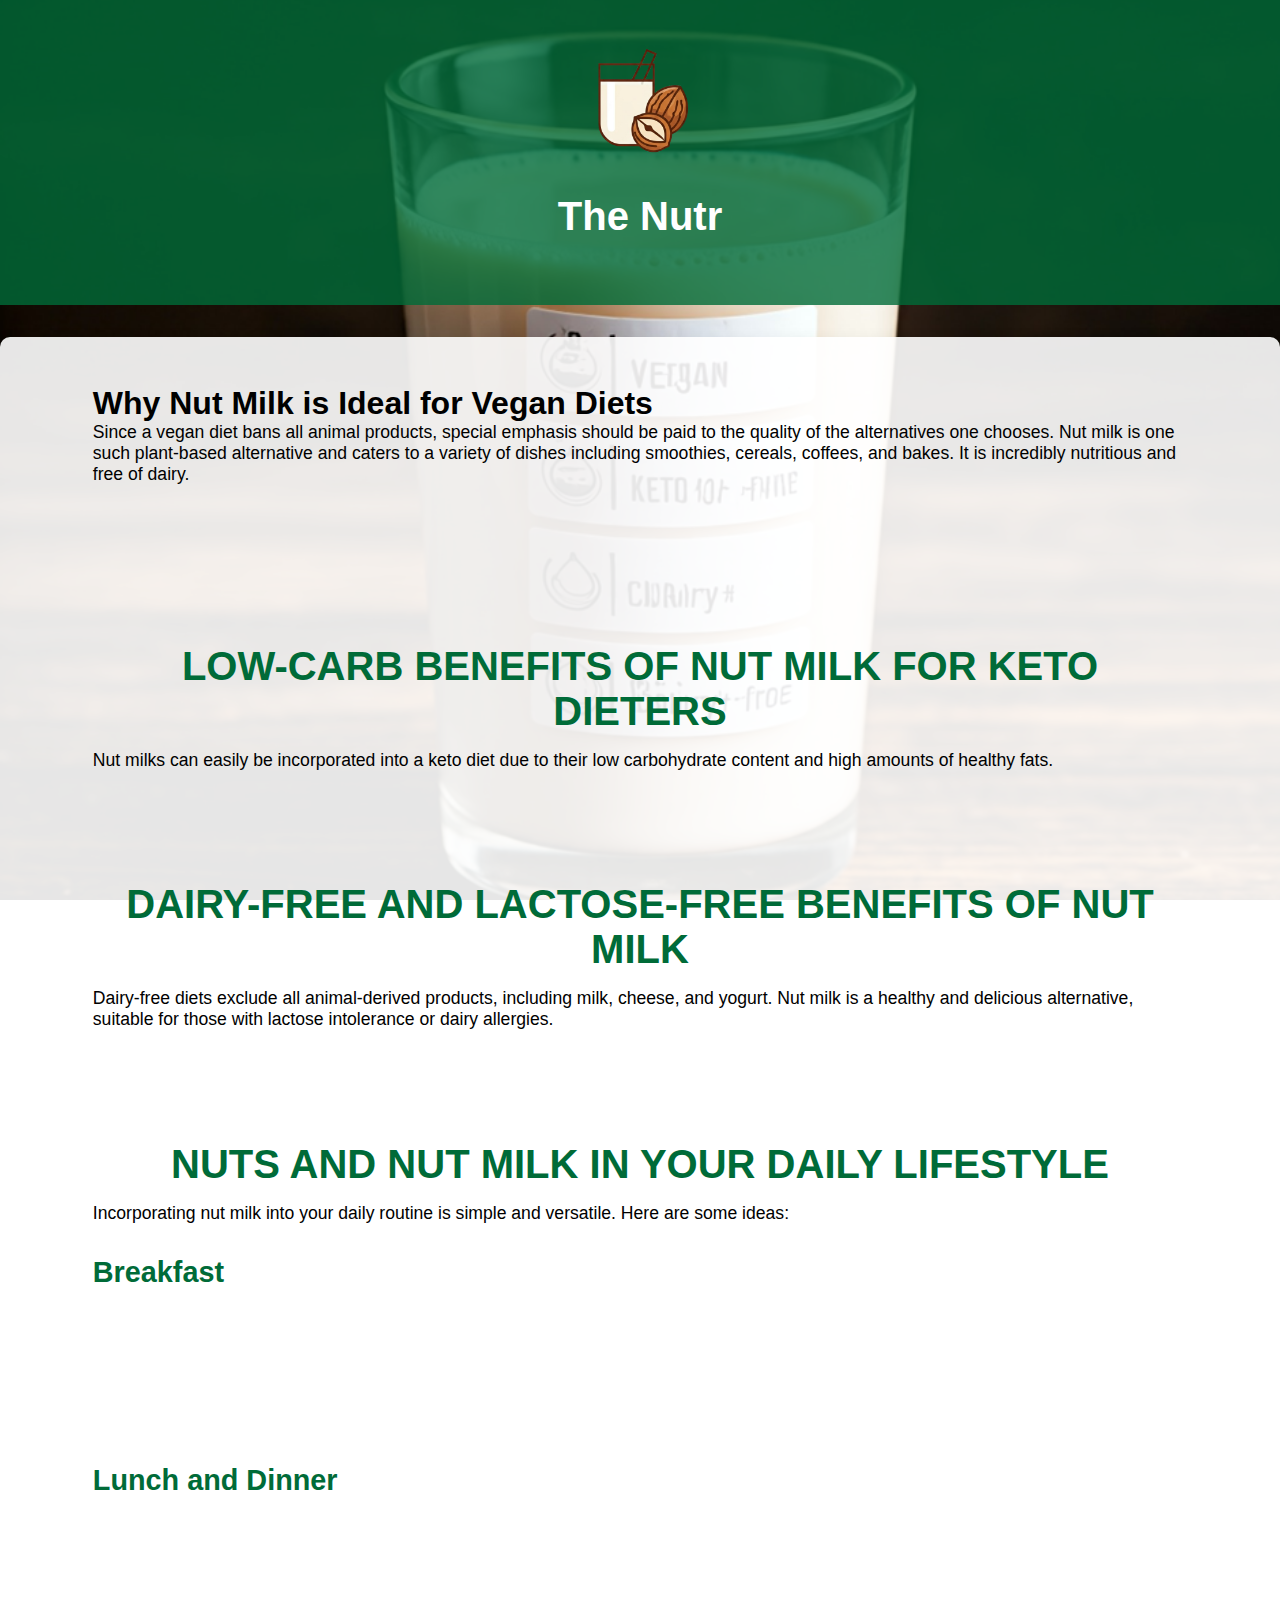
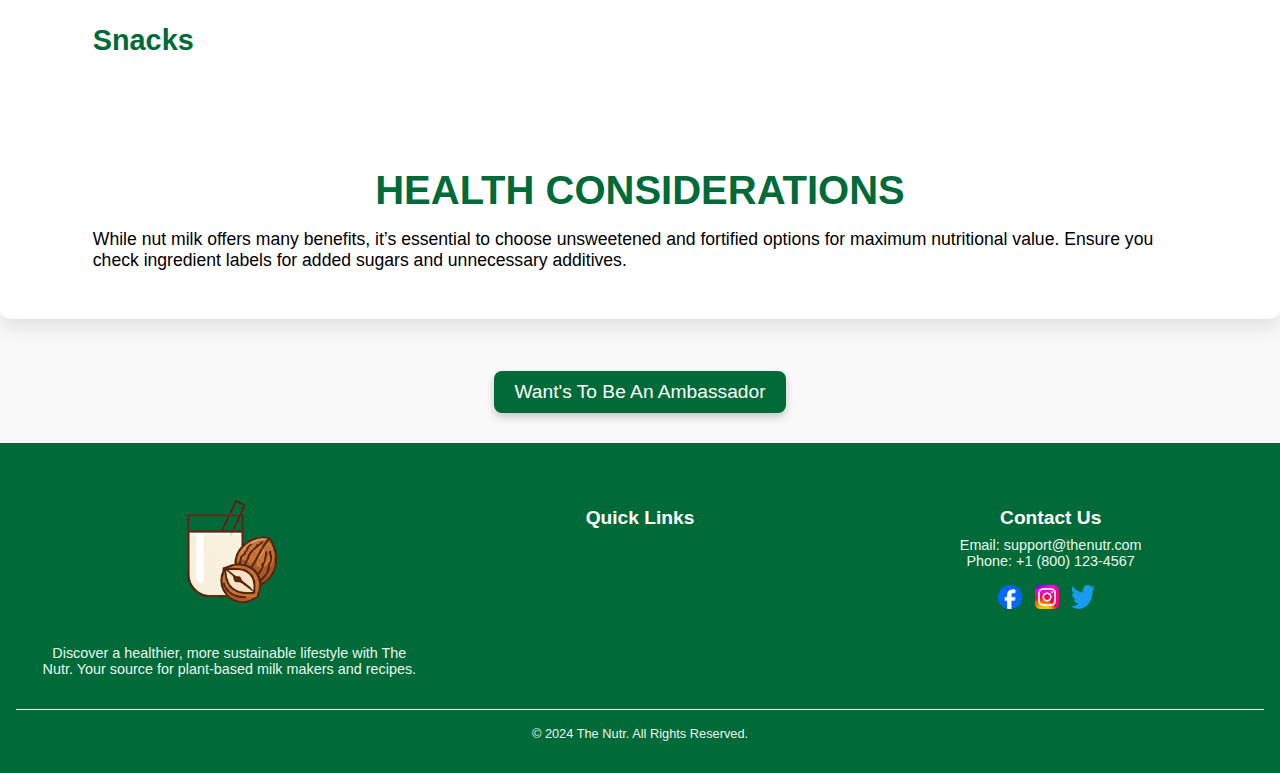
<file: specialdiet.html>
<!DOCTYPE html>
<html lang="en">

<head>
    <meta charset="UTF-8">
    <meta name="viewport" content="width=device-width, initial-scale=1.0">
    <meta name="description"
        content="Nut milk fits vegan, keto, and dairy-free diets perfectly. Discover how nut milk supports your dietary needs and preferences.">
    <meta name="keywords" content="Nut milk, vegan diet, keto diet, dairy-free, lactose-free, plant-based milk">
    <meta name="author" content="The Nutr">
    <meta property="og:title" content="Nut Milk for Special Diets – Vegan, Keto, and Dairy-Free">
    <meta property="og:description" content="Discover how nut milk is perfect for vegan, keto, and dairy-free diets. Learn about its benefits and how to include it in your meals.">
    <title>Nut Milk for Special Diets – Perfect for Vegan, Keto, and Dairy-Free Lifestyles</title>
    <link rel="stylesheet" href="./styles.css">
    <!-- Google tag (gtag.js) -->
<script async src="https://www.googletagmanager.com/gtag/js?id=G-L20WJDK3HK"></script>
<script>
  window.dataLayer = window.dataLayer || [];
  function gtag(){dataLayer.push(arguments);}
  gtag('js', new Date());

  gtag('config', 'G-L20WJDK3HK');
</script>
</head>

<body>
    <div class="background-image">
        <img src="./imgs/diets.png" alt="Nut Milk for Special Diets" class="background-img">
    </div>

    <header>
        <div class="container">
            <a href="./index.html">
                <img src="./imgs/logo.png" alt="The Nutr Logo" class="footer-logo">
            </a>
            <h1>The Nutr</h1>
            <nav>
                <ul class="nav-links">
                    <li><a href="/index.html">Home</a></li>
                    <li><a href="./products.html">Products</a></li>
                    <li><a href="./recipes.html">Recipes</a></li>
                    <li><a href="./specialdiet.html">Special Diets</a></li>
                    <li><a href="./ambassadorprogram.html">Ambassador Program</a></li>
                </ul>
            </nav>
        </div>
    </header>

    <main>
        <section id="special-diets">
            <div class="container">
                <h1>Why Nut Milk is Ideal for Vegan Diets</h1>
                <p>Since a vegan diet bans all animal products, special emphasis should be paid to the quality of the
                    alternatives one chooses. Nut milk is one such plant-based alternative and caters to a variety of
                    dishes including smoothies, cereals, coffees, and bakes. It is incredibly nutritious and free of
                    dairy.</p>
                <ul>
                    <li><strong>Calcium:</strong> Most nut milks are fortified, making them a good alternative to cow’s
                        milk by providing calcium for bone health.</li>
                    <li><strong>Vitamin D:</strong> Essential for calcium absorption, this vitamin is also found in
                        certain types of nut milk.</li>
                    <li><strong>Vitamin B12:</strong> Fortified nut milks can provide this crucial vitamin, often
                        lacking in vegan diets.</li>
                </ul>

                
                <h2>Low-Carb Benefits of Nut Milk for Keto Dieters</h2>
                <p>Nut milks can easily be incorporated into a keto diet due to their low carbohydrate content and high
                    amounts of healthy fats.</p>
                <ul>
                    <li><strong>Healthy Fats:</strong> High-fat content in nut milk supports ketosis and provides
                        sustained energy.</li>
                    <li><strong>Low-Carb Option:</strong> Nut milk's minimal carbohydrates make it an excellent choice
                        for keto dieters.</li>
                </ul>

                <h2>Dairy-Free and Lactose-Free Benefits of Nut Milk</h2>
                <p>Dairy-free diets exclude all animal-derived products, including milk, cheese, and yogurt. Nut milk is
                    a healthy and delicious alternative, suitable for those with lactose intolerance or dairy allergies.
                </p>
                <ul>
                    <li><strong>Calcium and Vitamin D:</strong> Nut milk is often fortified with essential nutrients
                        like calcium and vitamin D.</li>
                    <li><strong>Digestive Health:</strong> Nut milk is easier to digest for individuals with lactose
                        intolerance compared to cow’s milk.</li>
                </ul>

                <h2>Nuts and Nut Milk in Your Daily Lifestyle</h2>
                <p>Incorporating nut milk into your daily routine is simple and versatile. Here are some ideas:</p>
                <h3>Breakfast</h3>
                <ul>
                    <li><strong>Smoothies:</strong> Blend nut milk with fruits, vegetables, and protein powder for a
                        nutritious start to your day.</li>
                    <li><strong>Cereal and Porridge:</strong> Nut milk adds creaminess to your favorite cereal or
                        oatmeal.</li>
                    <li><strong>Coffee or Tea:</strong> Use nut milk as a dairy-free creamer for your morning beverages.
                    </li>
                </ul>
                <h3>Lunch and Dinner</h3>
                <ul>
                    <li><strong>Soups:</strong> Use nut milk to create creamy, dairy-free soups.</li>
                    <li><strong>Recipes:</strong> Replace dairy milk with nut milk in your favorite recipes for a
                        dairy-free twist.</li>
                </ul>
                <h3>Snacks</h3>
                <ul>
                    <li><strong>Lattes:</strong> Froth nut milk for warm lattes during chilly evenings.</li>
                    <li><strong>Smoothie Bowls:</strong> Top a smoothie bowl with nut milk, fruits, nuts, and seeds for
                        a delightful snack.</li>
                </ul>

                <h2>Health Considerations</h2>
                <p>While nut milk offers many benefits, it’s essential to choose unsweetened and fortified options for
                    maximum nutritional value. Ensure you check ingredient labels for added sugars and unnecessary
                    additives.</p>
            </div>
        </section>
        <div class="shop-button-container">
            <a href="./ambassadorprogram.html" class="shop-button" title="Ambassador Program">Want's To Be An
                Ambassador</a>
        </div>
    </main>

    <footer>
        <div class="footer-container">

            <div class="footer-section logo-description">
                <a href="./index.html">
                    <img src="./imgs/logo.png" alt="The Nutr Logo" class="footer-logo">
                </a>
                <p>Discover a healthier, more sustainable lifestyle with The Nutr. Your source for plant-based milk makers and recipes.</p>
            </div>
    
            <div class="footer-section quick-links">
                <h3>Quick Links</h3>
                <ul>
                    <li><a href="./index.html">Home</a></li>
                    <li><a href="./products.html">Products</a></li>
                    <li><a href="./recipes.html">Recipes</a></li>
                    <li><a href="./specialdiet.html">Special Diets</a></li>
                    <li><a href="./ambassadorprogram.html">Ambassador Program</a></li>
                </ul>
            </div>
    
            <div class="footer-section contact-info">
                <h3>Contact Us</h3>
                <p>Email: <a href="mailto:support@thenutr.com">support@thenutr.com</a></p>
                <p>Phone: <a href="tel:+18001234567">+1 (800) 123-4567</a></p>
                <div class="social-media">
                    <a href="https://facebook.com/thenutr" target="_blank">
                        <img src="./imgs/facebook-icon.png" alt="Facebook Icon">
                    </a>
                    <a href="https://instagram.com/thenutr" target="_blank">
                        <img src="./imgs/instagram-icon.png" alt="Instagram Icon">
                    </a>
                    <a href="https://twitter.com/thenutr" target="_blank">
                        <img src="./imgs/twitter-icon.png" alt="Twitter Icon">
                    </a>
                </div>
            </div>
        </div>
        <div class="footer-bottom">
            <p>&copy; 2024 The Nutr. All Rights Reserved.</p>
        </div>
    </footer>
</body>

</html>
</file>
<file: styles.css>
* {
    margin: 0;
    padding: 0;
    box-sizing: border-box;
}

body {
    font-family:'Lucida Sans', 'Lucida Sans Regular', 'Lucida Grande', 'Lucida Sans Unicode', Geneva, Verdana, sans-serif;
    color: black;
    background-color: #f9f9f9;
    text-align: justify;
}

.background-img {
    width: 100%;
    height: 100%;
    object-fit: cover;
    position: absolute;
    z-index: -1;
}

.container {
    width: 90%;
    margin: auto;
    max-width: 1200px;
}

header {
    background: rgba(0, 107, 56, 0.8);
    color: #fff;
    padding: 1.5rem 0;
    text-align: center;
    position: relative;
    z-index: 2;
    display: flex;
    justify-content: space-between;
    align-items: center;
}

header .logo {
    max-width: 120px;
    margin-bottom: 0;
}

header h1 {
    font-size: 2.5rem;
    margin-bottom: 0.5rem;
}

header p {
    font-size: 1.2rem;
}

.nav-links {
    list-style: none;
    display: flex;
    justify-content: center;
    margin-top: 0;
}

.nav-links li {
    margin: 0 1rem;
}

.shop-button {
    display: inline-block;
    margin-top: 20px;
    padding: 10px 20px;
    background-color: #006b38;
    color: #fff;
    text-align: center;
    font-size: 1.2rem;
    text-decoration: none;
    border-radius: 8px;
    transition: background-color 0.3s ease, transform 0.3s ease;
    cursor: pointer;
}

.shop-button:hover {
    background-color: #4caf50;
    transform: translateY(-3px);
}

.nav-links a {
    color: #fff;
    text-decoration: none;
    font-weight: bold;
    position: relative;
    padding: 5px 0;
    transition: color 0.3s ease, transform 0.3s ease;
}

.nav-links a:hover {
    color: white;
    transform: scale(1.1);
}

.nav-links a::after {
    content: "";
    position: absolute;
    bottom: 0;
    left: 0;
    width: 0;
    height: 2px;
    background-color: white;
    transition: width 0.3s ease;
}

.nav-links a:hover::after {
    width: 100%;
}

section {
    padding: 3rem 2rem;
    background: rgba(255, 255, 255, 0.9);
    margin: 2rem 0;
    border-radius: 10px;
    box-shadow: 0 8px 20px rgba(0, 0, 0, 0.1);
    animation: fadeIn 1.5s ease-out;
    text-align: left;
}

section h2 {
    color: #006b38;
    text-align: center;
    font-size: 2.5rem;
    margin-bottom: 1rem;
    font-weight: bold;
    text-transform: uppercase;
}

section h3 {
    color: #006b38;
    text-align: left;
    font-size: 1.8rem;
    margin-bottom: 1rem;
    font-weight: bold;
}

section ul, section ol {
    padding-left: 2rem;
    line-height: 1.8;
}

section ul li, section ol li {
    margin-bottom: 1rem;
}

section ol {
    list-style: decimal;
}

h3 {
    margin-top: 2rem;
    font-size: 1.8rem;
}

ul li strong, ol li strong {
    color: #006b38;
}

section p, section ul {
    font-size: 1.1rem;
    color: black;
}

ul {
    margin: 1rem 0;
    padding-left: 2rem;
    list-style: disc;
    opacity: 0;
    animation: fadeIn 2s ease-out 0.5s forwards;
}

ul li {
    margin-bottom: 0.5rem;
}

.card-container {
    display: flex;
    flex-direction: column;
    gap: 20px;
}

.card {
    display: flex;
    align-items: center;
    background: white;
    border-radius: 8px;
    box-shadow: 0 4px 10px rgba(0, 0, 0, 0.1);
    overflow: hidden;
    width: 100%;
    text-align: left;
    padding: 20px;
}

.card-img {
    flex: 1;
    width: 40%;
    max-width: 300px;
    height: auto;
    object-fit: cover;
    margin-right: 20px;
    border-radius: 8px;
}

.card-content {
    flex: 2;
    padding: 10px;
}

.card-content h2 {
    font-size: 1.8rem;
    color: #006b38;
    margin-bottom: 10px;
}

.card-content p {
    font-size: 1rem;
    margin-bottom: 10px;
}

.add-to-cart-button {
    display: inline-block;
    margin-top: 15px;
    padding: 10px 20px;
    background-color: #006b38;
    color: white;
    border: none;
    border-radius: 5px;
    font-size: 1rem;
    cursor: pointer;
    transition: background-color 0.3s ease;
}

.add-to-cart-button:hover {
    background-color: #4caf50;
}

.card-content ul {
    list-style: disc;
    padding-left: 20px;
    margin-top: 10px;
}

.card-content ul li {
    margin-bottom: 10px;
}

.highlight {
    background: #eaf7ef;
    padding: 2rem;
    margin-top: 2rem;
    border-radius: 8px;
    box-shadow: 0 4px 10px rgba(0, 0, 0, 0.1);
}

.row {
    display: inline-block;
    width: 100%;
    vertical-align: middle;
    text-align: left;
}

.row .text {
    display: inline-block;
    width: 60%;
    vertical-align: top;
    padding-right: 20px;
}

.row .image {
    display: inline-block;
    width: 35%;
    vertical-align: top;
    text-align: center;
}

.shop-button-container {
    margin: 30px;
    display: flex;
    justify-content: center;
    align-items: center;
    background-color: rgba(255, 255, 255, 0);
}

.shop-button {
    background-color: #006b38;
    color: #fff;
    text-align: center;
    text-decoration: none;
    border-radius: 8px;
    transition: background-color 0.3s ease, transform 0.3s ease;
    box-shadow: 0 4px 8px rgba(0, 0, 0, 0.2);
    cursor: pointer;
}

.shop-button:hover {
    background-color: #4caf50;
    transform: translateY(-3px);
    box-shadow: 0 6px 12px rgba(0, 0, 0, 0.3);
}

footer {
    background-color: #006b38;
    color: #fff;
    padding: 2rem 1rem;
    text-align: center;
}

.footer-container {
    display: flex;
    flex-wrap: wrap;
    justify-content: space-between;
    gap: 2rem;
    max-width: 1200px;
    margin: 0 auto;
}

.footer-section {
    flex: 1 1 30%;
    min-width: 250px;
}

.footer-logo {
    max-width: 150px;
    margin-bottom: 1rem;
}

.footer-section h3 {
    font-size: 1.2rem;
    margin-bottom: 0.5rem;
    color: #fff;
}

.footer-section p,
.footer-section a {
    font-size: 0.9rem;
    color: #eaf7ef;
    text-decoration: none;
}

.footer-section ul {
    list-style: none;
    padding: 0;
    margin: 0;
}

.footer-section ul li {
    margin: 0.5rem 0;
}

.footer-section ul li a {
    text-decoration: none;
    color: #eaf7ef;
    transition: color 0.3s;
}

.social-media {
    margin-top: 1rem;
}

.social-media a {
    display: inline-block;
    margin-right: 0.5rem;
}

.social-media img {
    width: 24px;
    height: 24px;
    transition: transform 0.3s;
}

.social-media a:hover img {
    transform: scale(1.1);
}

.footer-bottom {
    margin-top: 2rem;
    border-top: 1px solid #eaf7ef;
    padding-top: 1rem;
    font-size: 0.8rem;
    color: #eaf7ef;
}

section {
    display: flex;
    align-items: center;
    justify-content: space-between;
    padding: 3rem 2rem;
    background: rgba(255, 255, 255, 0.9);
    margin: 2rem 0;
    border-radius: 10px;
    box-shadow: 0 8px 20px rgba(0, 0, 0, 0.1);
    animation: fadeIn 1.5s ease-out;
    text-align: left;
}

section .text {
    flex: 1;
    margin-right: 20px;
}

section .image {
    flex: 1;
    max-width: 400px;
}

section img {
    width: 100%;
    height: auto;
    border-radius: 8px;
}

@media (max-width: 768px) {
    header h1 {
        font-size: 2rem;
    }

    .nav-links {
        margin-top: 1rem;
    }

    .nav-links li {
        margin-bottom: 1rem;
    }
    .row {
        flex-direction: column;
        text-align: center;
    }

    .row .text, .row .image {
        flex: none;
        width: 100%;
        padding-right: 0;
    }

    .row .image img {
        max-width: 350px;
        max-height: 350px;
    }

    section {
        padding: 2rem 1.5rem;
        flex-direction: column;
        text-align: center;
    }

    section .text, section .image {
        margin-right: 0;
        margin-bottom: 20px;
    }

    .shop-button {
        padding: 12px 25px;
        font-size: 1rem;
        margin-top: 15px;
    }

    .add-to-cart-button {
        width: 100%;
        padding: 12px 15px;
        font-size: 1.1rem;
    }

    .card {
        flex-direction: column;
    }

    .card-img {
        width: 100%;
        margin: 0 0 20px 0;
    }

    .card-content {
        text-align: center;
    }

    section .image {
        max-width: 100%;
    }

    h2, h3 {
        font-size: 2rem;
    }

    .footer-container {
        flex-direction: column;
        align-items: center;
        text-align: center;
    }

    .footer-section {
        flex: 1 1 100%;
    }

    .social-media {
        justify-content: center;
    }
}

@media (max-width: 480px) {
    header h1 {
        font-size: 1.8rem;
    }

    .nav-links {
        font-size: 1rem;
    }
    .row .image img {
        max-width: 350px;
        max-height: 350px;
    }

    .row .text h2, .row .text h3 {
        font-size: 1.5rem;
    }

    .row .text p, .row .text ul li {
        font-size: 0.9rem;
    }
    section {
        padding: 1.5rem 1rem;
        flex-direction: column;
    }

    section .text, section .image {
        margin-right: 0;
        margin-bottom: 20px;
    }

    .add-to-cart-button {
        width: 100%;
        padding: 14px 20px;
        font-size: 1rem;
    }

    .container {
        width: 95%;
    }

    .card-content h2 {
        font-size: 1.5rem;
    }

    .shop-button {
        padding: 10px 20px;
        font-size: 0.9rem;
        margin-top: 10px;
    }
    
    .card-content p,
    .card-content ul li {
        font-size: 0.9rem;
    }

    h2, h3 {
        font-size: 1.6rem;
    }

    .footer-container {
        flex-direction: column;
        align-items: center;
        gap: 1.5rem;
    }

    .footer-section {
        flex: 1 1 100%;
        text-align: center;
    }

    .footer-logo {
        max-width: 120px;
        margin-bottom: 1rem;
    }

    .footer-section h3 {
        font-size: 1rem;
        margin-bottom: 0.5rem;
    }

    .footer-section p, 
    .footer-section a {
        font-size: 0.85rem;
    }

    .social-media a {
        margin-right: 0.3rem;
    }

    .social-media img {
        width: 20px;
        height: 20px;
    }

    .footer-bottom {
        font-size: 0.75rem;
    }
}

@keyframes fadeIn {
    0% {
        opacity: 0;
    }
    100% {
        opacity: 1;
    }
}

@keyframes slideInFromLeft {
    0% {
        transform: translateX(-100%);
        opacity: 0;
    }
    100% {
        transform: translateX(0);
        opacity: 1;
    }
}

@keyframes slideInFromRight {
    0% {
        transform: translateX(100%);
        opacity: 0;
    }
    100% {
        transform: translateX(0);
        opacity: 1;
    }
}

@keyframes slideInFromBottom {
    0% {
        transform: translateY(50px);
        opacity: 0;
    }
    100% {
        transform: translateY(0);
        opacity: 1;
    }
}
</file>
